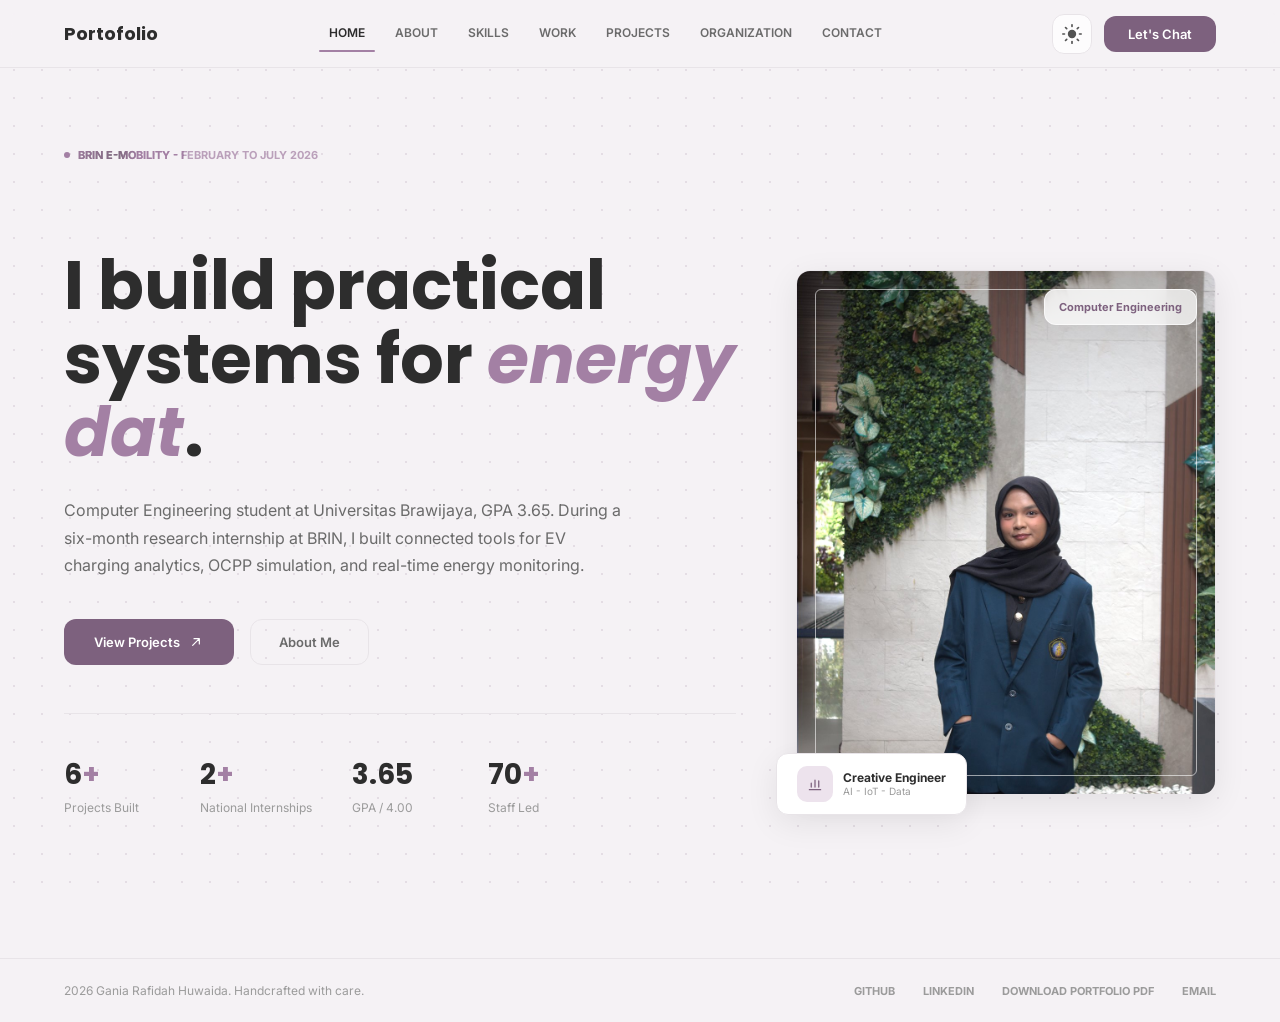
<file: index.html>
<!DOCTYPE html>
<html lang="en">
<head>
  <meta charset="UTF-8">
  <meta name="viewport" content="width=device-width, initial-scale=1.0">
  <meta name="description" content="Gania Rafidah Huwaida portfolio showcasing applied AI, EV charging, energy monitoring, IoT, data, mobile, and organizational work.">
  <meta name="color-scheme" content="light dark">
  <title>Gania Rafidah Huwaida - Portfolio</title>
  <script>
    (() => {
      try {
        const savedTheme = localStorage.getItem("portfolio-theme");
        const prefersDark = window.matchMedia("(prefers-color-scheme: dark)").matches;
        const theme = savedTheme || (prefersDark ? "dark" : "light");
        document.documentElement.classList.toggle("dark", theme === "dark");
        document.documentElement.dataset.theme = theme;
      } catch {
        document.documentElement.dataset.theme = "light";
      }
    })();
  </script>
  <link rel="preconnect" href="https://fonts.googleapis.com">
  <link rel="preconnect" href="https://fonts.gstatic.com" crossorigin>
  <link href="https://fonts.googleapis.com/css2?family=Inter:wght@300;400;500;600&family=Poppins:wght@300;400;500;600;700&display=swap" rel="stylesheet">
  <link rel="stylesheet" href="assets/css/style.css">
</head>
<body>
  <svg class="svg-sprite" aria-hidden="true" focusable="false">
    <symbol id="icon-flower" viewBox="0 0 40 40">
      <path d="M20 18c-5.8-2.6-7.9-6-6.2-9.3 1.7-3.4 6.1-3.8 8.5-.9 2.5-3 6.8-2.5 8.5.9 1.7 3.3-.5 6.7-6.3 9.3 5.9 2.6 8 6 6.3 9.4-1.7 3.3-6 3.7-8.5.8-2.4 2.9-6.8 2.5-8.5-.8-1.7-3.4.4-6.8 6.2-9.4Z" fill="currentColor"/>
      <circle cx="20" cy="20" r="3.6" fill="#fcfafc"/>
    </symbol>
    <symbol id="icon-user" viewBox="0 0 24 24">
      <path d="M20 20v-1.4a4.6 4.6 0 0 0-4.6-4.6H8.6A4.6 4.6 0 0 0 4 18.6V20" fill="none" stroke="currentColor" stroke-width="1.7" stroke-linecap="round"/>
      <circle cx="12" cy="7.5" r="3.5" fill="none" stroke="currentColor" stroke-width="1.7"/>
    </symbol>
    <symbol id="icon-mail" viewBox="0 0 24 24">
      <path d="M4.5 6.5h15v11h-15v-11Z" fill="none" stroke="currentColor" stroke-width="1.7" stroke-linejoin="round"/>
      <path d="m5 7 7 6 7-6" fill="none" stroke="currentColor" stroke-width="1.7" stroke-linecap="round" stroke-linejoin="round"/>
    </symbol>
    <symbol id="icon-phone" viewBox="0 0 24 24">
      <path d="M8.1 4.8 6.2 6.7c-.5.5-.6 1.3-.3 2 2.1 4.5 5 7.4 9.5 9.5.7.3 1.5.2 2-.3l1.9-1.9-3.2-3.2-1.7 1.7c-2.2-1.2-3.7-2.7-4.9-4.9l1.7-1.7-3.1-3.1Z" fill="none" stroke="currentColor" stroke-width="1.6" stroke-linecap="round" stroke-linejoin="round"/>
    </symbol>
    <symbol id="icon-link" viewBox="0 0 24 24">
      <path d="M9.5 14.5 14.5 9.5M10.5 7.5l1.1-1.1a4.1 4.1 0 0 1 5.8 5.8l-1.1 1.1M13.5 16.5l-1.1 1.1a4.1 4.1 0 0 1-5.8-5.8l1.1-1.1" fill="none" stroke="currentColor" stroke-width="1.7" stroke-linecap="round" stroke-linejoin="round"/>
    </symbol>
    <symbol id="icon-code" viewBox="0 0 24 24">
      <path d="m8 8-4 4 4 4m8-8 4 4-4 4M14 5l-4 14" fill="none" stroke="currentColor" stroke-width="1.7" stroke-linecap="round" stroke-linejoin="round"/>
    </symbol>
    <symbol id="icon-chart" viewBox="0 0 24 24">
      <path d="M4.5 19.5h15M7 16v-5m5 5V7m5 9v-8" fill="none" stroke="currentColor" stroke-width="1.7" stroke-linecap="round"/>
    </symbol>
    <symbol id="icon-award" viewBox="0 0 24 24">
      <circle cx="12" cy="8.5" r="4.5" fill="none" stroke="currentColor" stroke-width="1.7"/>
      <path d="M9.4 12.2 8.5 20l3.5-2.1 3.5 2.1-.9-7.8" fill="none" stroke="currentColor" stroke-width="1.7" stroke-linecap="round" stroke-linejoin="round"/>
    </symbol>
    <symbol id="icon-certificate" viewBox="0 0 24 24">
      <path d="M5 4.5h14v15H5v-15Z" fill="none" stroke="currentColor" stroke-width="1.7" stroke-linejoin="round"/>
      <path d="M8 8h8M8 11h8M8 14h5" fill="none" stroke="currentColor" stroke-width="1.7" stroke-linecap="round"/>
    </symbol>
    <symbol id="icon-image" viewBox="0 0 24 24">
      <path d="M4.5 5.5h15v13h-15v-13Z" fill="none" stroke="currentColor" stroke-width="1.7" stroke-linejoin="round"/>
      <path d="m5.5 16 4-4 3 3 2-2 4 4" fill="none" stroke="currentColor" stroke-width="1.7" stroke-linecap="round" stroke-linejoin="round"/>
      <circle cx="15.5" cy="9" r="1.3" fill="currentColor"/>
    </symbol>
    <symbol id="icon-arrow-up-right" viewBox="0 0 24 24">
      <path d="M7 17 17 7M9 7h8v8" fill="none" stroke="currentColor" stroke-width="1.8" stroke-linecap="round" stroke-linejoin="round"/>
    </symbol>
    <symbol id="icon-arrow-left" viewBox="0 0 24 24">
      <path d="M19 12H6m5 6-6-6 6-6" fill="none" stroke="currentColor" stroke-width="1.8" stroke-linecap="round" stroke-linejoin="round"/>
    </symbol>
    <symbol id="icon-arrow-right" viewBox="0 0 24 24">
      <path d="M5 12h13m-5-6 6 6-6 6" fill="none" stroke="currentColor" stroke-width="1.8" stroke-linecap="round" stroke-linejoin="round"/>
    </symbol>
    <symbol id="icon-menu" viewBox="0 0 24 24">
      <path d="M5 7h14M5 12h14M5 17h14" fill="none" stroke="currentColor" stroke-width="1.8" stroke-linecap="round"/>
    </symbol>
    <symbol id="icon-close" viewBox="0 0 24 24">
      <path d="m7 7 10 10M17 7 7 17" fill="none" stroke="currentColor" stroke-width="1.8" stroke-linecap="round"/>
    </symbol>
  </svg>

  <nav class="nav" aria-label="Primary navigation">
    <a href="#home" class="nav-logo" data-section="home">Portofolio</a>
    <div class="nav-tabs" data-nav-tabs>
      <ul class="nav-links" data-nav-links>
        <li><a href="#home" data-section="home" class="active">Home</a></li>
        <li><a href="#about" data-section="about">About</a></li>
        <li><a href="#skills" data-section="skills">Skills</a></li>
        <li><a href="#work" data-section="work">Work</a></li>
        <li><a href="#projects" data-section="projects">Projects</a></li>
        <li><a href="#organization" data-section="organization">Organization</a></li>
        <li><a href="#contact" data-section="contact">Contact</a></li>
      </ul>
      <span class="nav-tab-hover-bg" aria-hidden="true" data-nav-hover-bg></span>
      <span class="nav-tab-line nav-tab-line-active" aria-hidden="true" data-nav-active-line></span>
      <span class="nav-tab-line nav-tab-line-hover" aria-hidden="true" data-nav-hover-line></span>
    </div>
    <div class="nav-actions">
      <button class="theme-toggle" type="button" aria-label="Switch to dark mode" aria-pressed="false" data-theme-toggle>
        <svg class="theme-toggle-icon" width="20" height="20" viewBox="0 0 24 24" fill="none" stroke="currentColor" stroke-width="2" stroke-linecap="round" aria-hidden="true">
          <mask id="theme-toggle-mask">
            <rect x="0" y="0" width="100%" height="100%" fill="white" />
            <circle class="theme-toggle-mask-circle" cx="17" cy="8" r="9" fill="black" />
          </mask>
          <circle class="theme-toggle-body" cx="12" cy="12" r="9" fill="currentColor" stroke="none" mask="url(#theme-toggle-mask)" />
          <g class="theme-toggle-rays">
            <line x1="12" y1="1" x2="12" y2="3" />
            <line x1="12" y1="21" x2="12" y2="23" />
            <line x1="1" y1="12" x2="3" y2="12" />
            <line x1="21" y1="12" x2="23" y2="12" />
            <line x1="5.64" y1="5.64" x2="4.22" y2="4.22" />
            <line x1="18.36" y1="5.64" x2="19.78" y2="4.22" />
            <line x1="5.64" y1="18.36" x2="4.22" y2="19.78" />
            <line x1="18.36" y1="18.36" x2="19.78" y2="19.78" />
          </g>
        </svg>
      </button>
      <a href="#contact" class="nav-cta" data-section="contact">Let&apos;s Chat</a>
      <button class="nav-toggle" type="button" aria-label="Open navigation" aria-expanded="false" data-nav-toggle>
        <svg aria-hidden="true"><use href="#icon-menu"></use></svg>
      </button>
    </div>
  </nav>

  <div id="site-shell">
    <main>
      <section id="home" class="active">
        <div class="home-label shiny-text">
          <span class="home-label-dot" aria-hidden="true"></span>
          BRIN E-Mobility - February to July 2026
        </div>
        <div class="home-grid">
          <div class="home-left">
            <h1 class="home-headline">I build practical systems for <em><span data-typewriter data-typewriter-words="energy data,EV charging,voice AI,industrial IoT,mobile CV">energy data</span></em>.</h1>
            <p class="home-sub">Computer Engineering student at Universitas Brawijaya, GPA 3.65. During a six-month research internship at BRIN, I built connected tools for EV charging analytics, OCPP simulation, and real-time energy monitoring.</p>
            <div class="home-actions">
              <a href="#projects" class="btn-primary" data-section="projects">View Projects <svg aria-hidden="true"><use href="#icon-arrow-up-right"></use></svg></a>
              <a href="#about" class="btn-outline" data-section="about">About Me</a>
            </div>
            <div class="home-stats" aria-label="Portfolio summary">
              <div class="stat-item">
                <div class="stat-num">6<span>+</span></div>
                <div class="stat-label">Projects Built</div>
              </div>
              <div class="stat-item">
                <div class="stat-num">2<span>+</span></div>
                <div class="stat-label">National Internships</div>
              </div>
              <div class="stat-item">
                <div class="stat-num">3.65</div>
                <div class="stat-label">GPA / 4.00</div>
              </div>
              <div class="stat-item">
                <div class="stat-num">70<span>+</span></div>
                <div class="stat-label">Staff Led</div>
              </div>
            </div>
          </div>
          <div class="home-photo-wrap">
            <div class="home-photo-card hero-profile-card">
              <img class="profile-photo" src="assets/images/profile/gania-almet.jpg" alt="Gania Rafidah Huwaida wearing university blazer.">
              <div class="hero-photo-label">Computer Engineering</div>
            </div>
            <div class="photo-badge">
              <div class="badge-icon"><svg aria-hidden="true"><use href="#icon-chart"></use></svg></div>
              <div>
                <div class="badge-text">Creative Engineer</div>
                <div class="badge-sub">AI - IoT - Data</div>
              </div>
            </div>
          </div>
        </div>
      </section>

      <section id="about">
        <div class="about-panel">
          <div class="about-left">
            <div class="section-label">
              <svg aria-hidden="true"><use href="#icon-user"></use></svg>
              About Me
            </div>
            <h2 class="about-headline">Computer Engineer building tools people can <em>use.</em></h2>
            <p class="about-body">I study Computer Engineering at Universitas Brawijaya with a 3.65 GPA. I am drawn to systems where software touches the physical world: a charger sending live power data, a microphone turning speech into action, or a mobile camera running a model offline.</p>
            <p class="about-body">From February to July 2026, I joined BRIN&apos;s E-Mobility research group for a six-month internship. I built three connected systems: Enerlytics for multi-source energy monitoring and forecasting, ChargeSim for OCPP 1.6 and smart-charging experiments, and an EMS for real-time Modbus TCP acquisition and MQTT distribution.</p>
            <p class="about-body">Earlier at Telkom Indonesia BigBox, I explored local speech-to-speech AI with DSP, ASR, FastAPI, and CPU-friendly model choices.</p>
            <p class="about-body">Outside engineering, I have led around 70 event staff, supported international campus delegations, and worked in content operations. That mix makes me care about clear interfaces, reliable data flow, and technical systems that people can understand and use.</p>
          </div>
        </div>
      </section>

      <section id="skills">
        <div class="section-label">Skills</div>
        <h2 class="skills-headline">Tools I keep <em>reaching for.</em></h2>
        <p class="skills-sub">Backend, machine learning, audio, mobile, and IoT tools I have used in coursework, internships, and shipped prototypes.</p>

        <div class="skills-grid">
          <div class="skill-card">
            <div class="skill-card-icon"><svg aria-hidden="true"><use href="#icon-code"></use></svg></div>
            <div class="skill-marquee" aria-hidden="true">
              <div class="skill-marquee-track">
                <span class="skill-logo"><img src="assets/images/logos/logo-python.png" alt=""></span><span class="skill-logo-text">Flask</span><span class="skill-logo-text">FastAPI</span><span class="skill-logo"><img src="assets/images/logos/logo-mysql.png" alt=""></span><span class="skill-logo"><img src="assets/images/logos/logo-postgresql.png" alt=""></span><span class="skill-logo"><img src="assets/images/logos/logo-docker.png" alt=""></span><span class="skill-logo-text">ETL</span><span class="skill-logo-text">SQL</span>
                <span class="skill-logo"><img src="assets/images/logos/logo-python.png" alt=""></span><span class="skill-logo-text">Flask</span><span class="skill-logo-text">FastAPI</span><span class="skill-logo"><img src="assets/images/logos/logo-mysql.png" alt=""></span><span class="skill-logo"><img src="assets/images/logos/logo-postgresql.png" alt=""></span><span class="skill-logo"><img src="assets/images/logos/logo-docker.png" alt=""></span><span class="skill-logo-text">ETL</span><span class="skill-logo-text">SQL</span>
              </div>
            </div>
            <div class="skill-card-title">Backend & Data Engineering</div>
          </div>
          <div class="skill-card">
            <div class="skill-card-icon"><svg aria-hidden="true"><use href="#icon-flower"></use></svg></div>
            <div class="skill-marquee" aria-hidden="true">
              <div class="skill-marquee-track reverse">
                <span class="skill-logo"><img src="assets/images/logos/logo-scikit-learn.png" alt=""></span><span class="skill-logo-text">XGBoost</span><span class="skill-logo-text">CatBoost</span><span class="skill-logo"><img src="assets/images/logos/tensorflow-logo.png" alt=""></span><span class="skill-logo"><img src="assets/images/logos/pytorch-logo.png" alt=""></span><span class="skill-logo-text">LSTM</span><span class="skill-logo-text">Transfer Learning</span><span class="skill-logo-text">Faster-Whisper</span>
                <span class="skill-logo"><img src="assets/images/logos/logo-scikit-learn.png" alt=""></span><span class="skill-logo-text">XGBoost</span><span class="skill-logo-text">CatBoost</span><span class="skill-logo"><img src="assets/images/logos/tensorflow-logo.png" alt=""></span><span class="skill-logo"><img src="assets/images/logos/pytorch-logo.png" alt=""></span><span class="skill-logo-text">LSTM</span><span class="skill-logo-text">Transfer Learning</span><span class="skill-logo-text">Faster-Whisper</span>
              </div>
            </div>
            <div class="skill-card-title">Machine Learning & AI</div>
          </div>
          <div class="skill-card">
            <div class="skill-card-icon"><svg aria-hidden="true"><use href="#icon-image"></use></svg></div>
            <div class="skill-marquee" aria-hidden="true">
              <div class="skill-marquee-track">
                <span class="skill-logo-text">Android</span><span class="skill-logo-text">Kotlin</span><span class="skill-logo-text">CameraX</span><span class="skill-logo"><img src="assets/images/logos/pytorch-logo.png" alt=""></span><span class="skill-logo-text">Chart.js</span><span class="skill-logo"><img src="assets/images/logos/logo-html.png" alt=""></span><span class="skill-logo"><img src="assets/images/logos/logo-css.png" alt=""></span>
                <span class="skill-logo-text">Android</span><span class="skill-logo-text">Kotlin</span><span class="skill-logo-text">CameraX</span><span class="skill-logo"><img src="assets/images/logos/pytorch-logo.png" alt=""></span><span class="skill-logo-text">Chart.js</span><span class="skill-logo"><img src="assets/images/logos/logo-html.png" alt=""></span><span class="skill-logo"><img src="assets/images/logos/logo-css.png" alt=""></span>
              </div>
            </div>
            <div class="skill-card-title">Mobile & Frontend</div>
          </div>
          <div class="skill-card">
            <div class="skill-card-icon"><svg aria-hidden="true"><use href="#icon-link"></use></svg></div>
            <div class="skill-marquee" aria-hidden="true">
              <div class="skill-marquee-track reverse">
                <span class="skill-logo"><img src="assets/images/logos/logo-ocpp.webp" alt=""></span><span class="skill-logo"><img src="assets/images/logos/websocket-logo.svg" alt=""></span><span class="skill-logo-text">Modbus TCP</span><span class="skill-logo"><img src="assets/images/logos/mqtt-logo.png" alt=""></span><span class="skill-logo-text">PySide6</span><span class="skill-logo-text">Streamlit</span>
                <span class="skill-logo"><img src="assets/images/logos/logo-ocpp.webp" alt=""></span><span class="skill-logo"><img src="assets/images/logos/websocket-logo.svg" alt=""></span><span class="skill-logo-text">Modbus TCP</span><span class="skill-logo"><img src="assets/images/logos/mqtt-logo.png" alt=""></span><span class="skill-logo-text">PySide6</span><span class="skill-logo-text">Streamlit</span>
              </div>
            </div>
            <div class="skill-card-title">IoT & Protocols</div>
          </div>
          <div class="skill-card">
            <div class="skill-card-icon"><svg aria-hidden="true"><use href="#icon-chart"></use></svg></div>
            <div class="skill-marquee" aria-hidden="true">
              <div class="skill-marquee-track">
                <span class="skill-logo-text">PyAudio</span><span class="skill-logo"><img src="assets/images/logos/ffmpeg-logo.png" alt=""></span><span class="skill-logo"><img src="assets/images/logos/numpy-logo.png" alt=""></span><span class="skill-logo-text">VAD</span><span class="skill-logo-text">ASR</span><span class="skill-logo-text">Noise Reduction</span>
                <span class="skill-logo-text">PyAudio</span><span class="skill-logo"><img src="assets/images/logos/ffmpeg-logo.png" alt=""></span><span class="skill-logo"><img src="assets/images/logos/numpy-logo.png" alt=""></span><span class="skill-logo-text">VAD</span><span class="skill-logo-text">ASR</span><span class="skill-logo-text">Noise Reduction</span>
              </div>
            </div>
            <div class="skill-card-title">Signal Processing & DSP</div>
          </div>
          <div class="skill-card">
            <div class="skill-card-icon"><svg aria-hidden="true"><use href="#icon-certificate"></use></svg></div>
            <div class="skill-marquee" aria-hidden="true">
              <div class="skill-marquee-track reverse">
                <span class="skill-logo"><img src="assets/images/logos/pandas-logo.png" alt=""></span><span class="skill-logo"><img src="assets/images/logos/metabase-logo.webp" alt=""></span><span class="skill-logo"><img src="assets/images/logos/grafana-logo.png" alt=""></span><span class="skill-logo-text">matplotlib</span><span class="skill-logo-text">Data Cleaning</span><span class="skill-logo-text">Dashboarding</span>
                <span class="skill-logo"><img src="assets/images/logos/pandas-logo.png" alt=""></span><span class="skill-logo"><img src="assets/images/logos/metabase-logo.webp" alt=""></span><span class="skill-logo"><img src="assets/images/logos/grafana-logo.png" alt=""></span><span class="skill-logo-text">matplotlib</span><span class="skill-logo-text">Data Cleaning</span><span class="skill-logo-text">Dashboarding</span>
              </div>
            </div>
            <div class="skill-card-title">Data & Visualization</div>
          </div>
        </div>

        <div class="achievements-strip">
          <div class="achievements-strip-title">Achievements & Certifications</div>
          <div class="achievements-row">
            <div class="achievement-item">
              <div class="achievement-medal"><svg aria-hidden="true"><use href="#icon-award"></use></svg></div>
              <div><div class="achievement-text">Gold Medal - Computer Science</div><div class="achievement-org">Advanced Science Olympiad 2021</div></div>
            </div>
            <div class="achievement-item">
              <div class="achievement-medal"><svg aria-hidden="true"><use href="#icon-award"></use></svg></div>
              <div><div class="achievement-text">Bronze Medal - Mathematics</div><div class="achievement-org">National Education Day Competition 2021</div></div>
            </div>
            <div class="achievement-item">
              <div class="achievement-medal"><svg aria-hidden="true"><use href="#icon-certificate"></use></svg></div>
              <div><div class="achievement-text">Finalist - WARAS Business Plan</div><div class="achievement-org">PRISMA UINSA 2025</div></div>
            </div>
            <div class="achievement-item">
              <div class="achievement-medal"><svg aria-hidden="true"><use href="#icon-flower"></use></svg></div>
              <div><div class="achievement-text">Best Staff - November</div><div class="achievement-org">BEM FILKOM UB 2024</div></div>
            </div>
            <div class="achievement-item">
              <div class="achievement-medal"><svg aria-hidden="true"><use href="#icon-certificate"></use></svg></div>
              <div><div class="achievement-text">Microsoft Azure AI Fundamentals</div><div class="achievement-org">KOMDIGI - 2025 (Course 1 & 2)</div></div>
            </div>
            <div class="achievement-item">
              <div class="achievement-medal"><svg aria-hidden="true"><use href="#icon-flower"></use></svg></div>
              <div><div class="achievement-text">Best Administration Staff</div><div class="achievement-org">BEM FILKOM UB 2023</div></div>
            </div>
          </div>
        </div>
      </section>

      <section id="work">
        <div class="section-label">Work Experience</div>
        <h2 class="work-headline">Recent work, from <em>chargers</em> to voice AI.</h2>
        <p class="work-sub">Roles where I had to ship working tools, handle messy data, or coordinate people under real deadlines.</p>
        <div class="work-cards">
          <article class="work-card">
            <div class="work-period">Dec 2025 - Jan 2026</div>
            <div class="work-role">Data & Automation Intern</div>
            <div class="work-org">PT Telkom Indonesia (BigBox)</div>
            <div class="work-desc">Built a local voice assistant with Python, FastAPI, and Faster-Whisper ASR. Also set up a small knowledge retrieval flow with n8n, Docker, and Google Sheets API.</div>
            <div class="work-tags"><span class="work-tag">Python</span><span class="work-tag">FastAPI</span><span class="work-tag">Docker</span><span class="work-tag">ASR</span><span class="work-tag">n8n</span></div>
          </article>
          <article class="work-card">
            <div class="work-period">Feb 2026 - Jul 2026</div>
            <div class="work-role">Machine Learning Research Intern</div>
            <div class="work-org">BRIN - Badan Riset dan Inovasi Nasional</div>
            <div class="work-desc">During a six-month placement with the E-Mobility research group, delivered Enerlytics, ChargeSim, and an EMS Modbus pipeline for forecasting, OCPP testing, and real-time energy acquisition.</div>
            <div class="work-tags"><span class="work-tag">OCPP 1.6</span><span class="work-tag">Modbus TCP</span><span class="work-tag">MQTT</span><span class="work-tag">ML Forecasting</span><span class="work-tag">Flask</span></div>
          </article>
          <article class="work-card">
            <div class="work-period">Jun 2023 - Jul 2023</div>
            <div class="work-role">Team Leader - Operations</div>
            <div class="work-org">Jakarta Fair 2023</div>
            <div class="work-desc">Led approximately 70 operational staff across daily 10-hour shifts during a 30-day national-scale event, managing attendance, shifts, and on-ground logistics.</div>
            <div class="work-tags"><span class="work-tag">Team Leadership</span><span class="work-tag">Operations</span><span class="work-tag">70+ Staff</span></div>
          </article>
        </div>
      </section>

      <section id="projects">
        <div class="section-label">Projects</div>
        <div class="gallery-header">
          <div>
            <h2 class="projects-headline">Projects with <em>working context.</em></h2>
            <p class="projects-sub">Selected builds with screenshots, project notes, and repo links where they are available.</p>
          </div>
          <div class="gallery-controls" aria-label="Project carousel controls">
            <button class="gallery-button" type="button" aria-label="Previous project" data-project-prev>
              <svg aria-hidden="true"><use href="#icon-arrow-left"></use></svg>
            </button>
            <button class="gallery-button" type="button" aria-label="Next project" data-project-next>
              <svg aria-hidden="true"><use href="#icon-arrow-right"></use></svg>
            </button>
          </div>
        </div>
        <div class="gallery-shell">
          <div class="project-list" data-project-list tabindex="0" aria-label="Project case studies carousel"></div>
        </div>
        <div class="gallery-dots" data-project-dots aria-label="Project carousel pagination"></div>
      </section>

      <section id="organization">
        <div class="section-label">Organization & Leadership</div>
        <div class="gallery-header">
          <div>
            <h2 class="org-headline">Outside the <em>code editor.</em></h2>
            <p class="org-sub">Event operations, delegation support, content work, and student organization roles that shaped how I communicate and lead.</p>
          </div>
          <div class="gallery-controls" aria-label="Organization carousel controls">
            <button class="gallery-button" type="button" aria-label="Previous organization" data-organization-prev>
              <svg aria-hidden="true"><use href="#icon-arrow-left"></use></svg>
            </button>
            <button class="gallery-button" type="button" aria-label="Next organization" data-organization-next>
              <svg aria-hidden="true"><use href="#icon-arrow-right"></use></svg>
            </button>
          </div>
        </div>
        <div class="gallery-shell">
          <div class="org-list" data-organization-list tabindex="0" aria-label="Organization and leadership carousel"></div>
        </div>
        <div class="gallery-dots" data-organization-dots aria-label="Organization carousel pagination"></div>
      </section>

      <section id="contact">
        <div class="contact-layout">
          <div class="contact-hero">
            <div class="section-label">Contact</div>
            <h2 class="contact-headline">Want to talk about a role or project?</h2>
            <p class="contact-sub">Email me, message me on WhatsApp, or send a LinkedIn note. I usually respond fastest.</p>
            <div class="contact-links">
              <a href="mailto:gania.rafida12@gmail.com" class="contact-link-item">
                <div class="contact-link-icon"><svg aria-hidden="true"><use href="#icon-mail"></use></svg></div>
                <div><div class="contact-link-label">Email</div><div class="contact-link-value">gania.rafida12@gmail.com</div></div>
              </a>
              <a href="https://wa.me/6288901660277" target="_blank" rel="noopener" class="contact-link-item">
                <div class="contact-link-icon"><svg aria-hidden="true"><use href="#icon-phone"></use></svg></div>
                <div><div class="contact-link-label">WhatsApp</div><div class="contact-link-value">088901660277</div></div>
              </a>
              <a href="https://github.com/gnieerfd" class="contact-link-item">
                <div class="contact-link-icon"><svg aria-hidden="true"><use href="#icon-code"></use></svg></div>
                <div><div class="contact-link-label">GitHub</div><div class="contact-link-value">github.com/gnieerfd</div></div>
              </a>
              <a href="https://www.linkedin.com/in/ganiarafida/" target="_blank" rel="noopener" class="contact-link-item">
                <div class="contact-link-icon"><svg aria-hidden="true"><use href="#icon-link"></use></svg></div>
                <div><div class="contact-link-label">LinkedIn</div><div class="contact-link-value">linkedin.com/in/ganiarafida</div></div>
              </a>
            </div>
          </div>
        </div>
      </section>
    </main>

    <footer>
      <div class="footer-copy">2026 Gania Rafidah Huwaida. Handcrafted with care.</div>
      <div class="footer-links">
        <a href="https://github.com/gnieerfd">GitHub</a>
        <a href="https://www.linkedin.com/in/ganiarafida/">LinkedIn</a>
        <a href="Gania_Rafidah_Huwaida_Portfolio_2026.pdf" download>Download Portfolio PDF</a>
        <a href="mailto:gania.rafida12@gmail.com">Email</a>
      </div>
    </footer>
  </div>

  <main id="detail-view" class="detail-view" hidden></main>

  <script src="assets/js/script.js"></script>
</body>
</html>
</file>
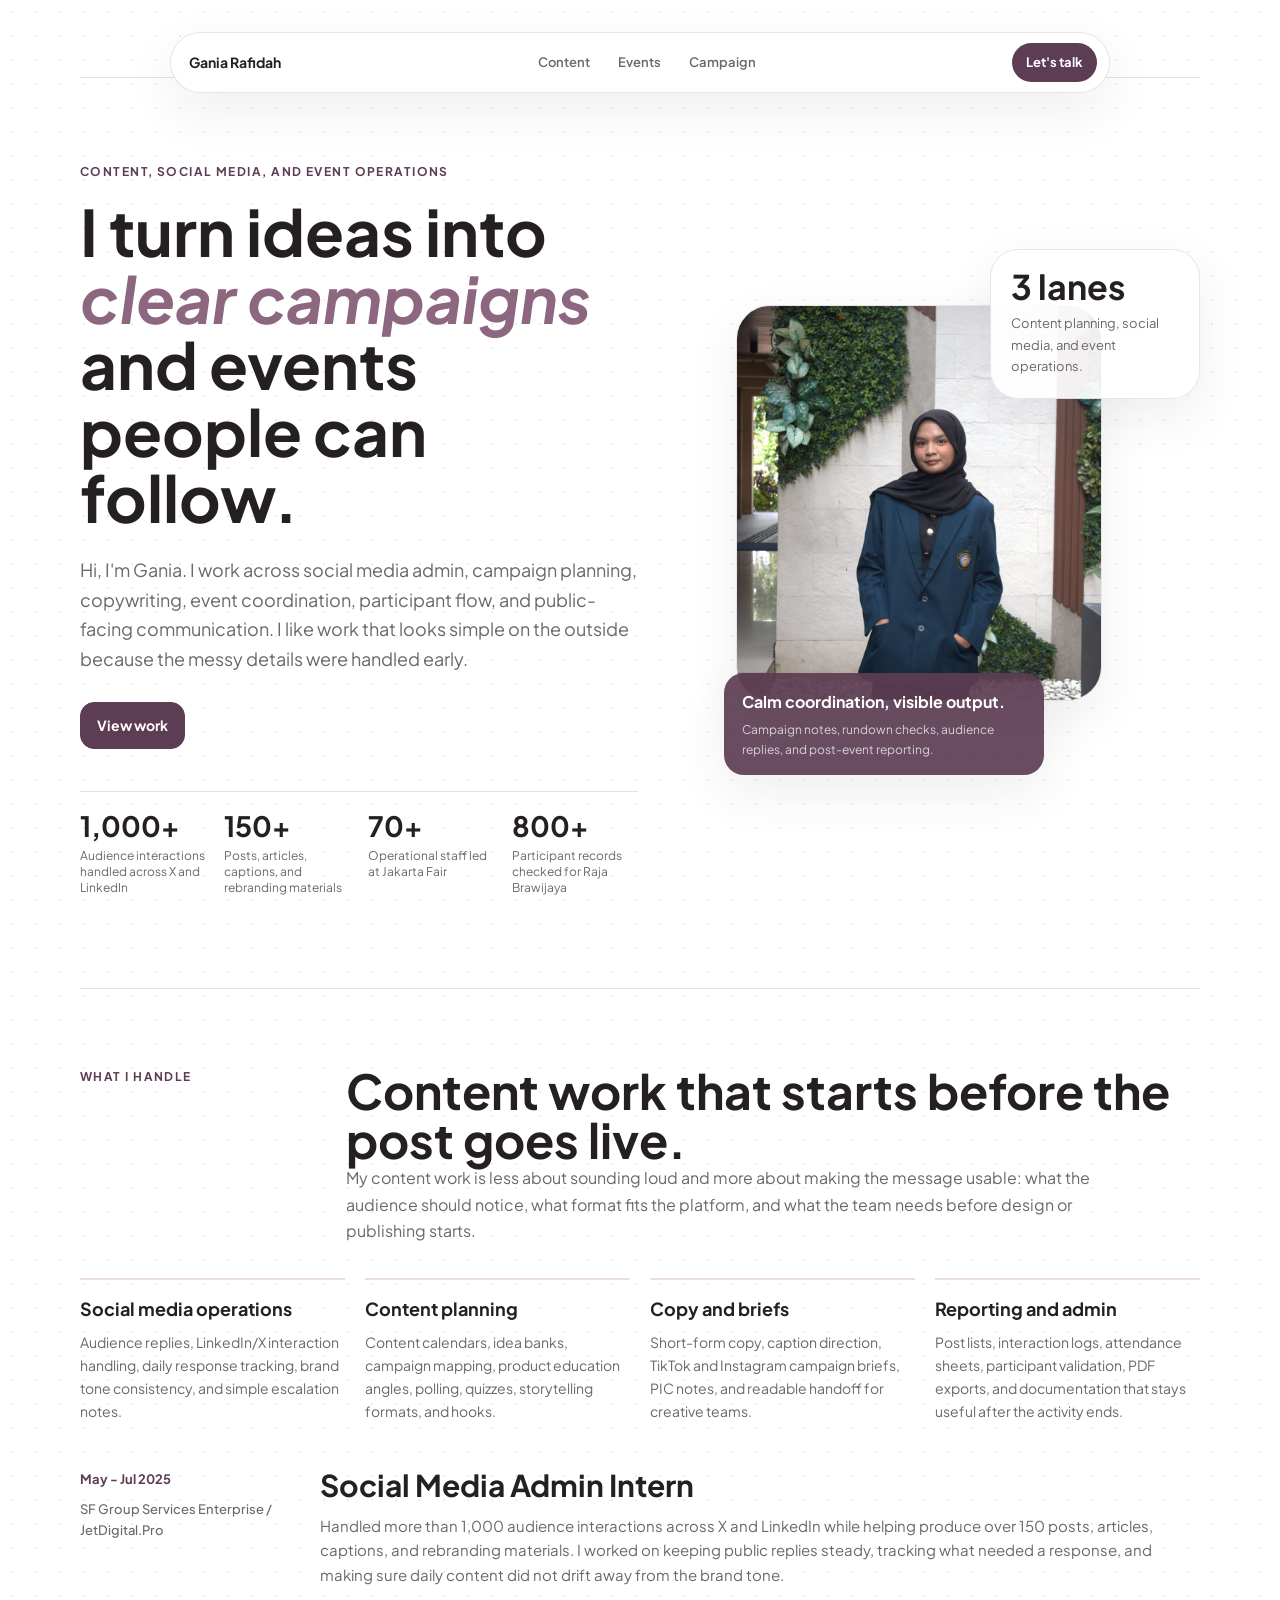
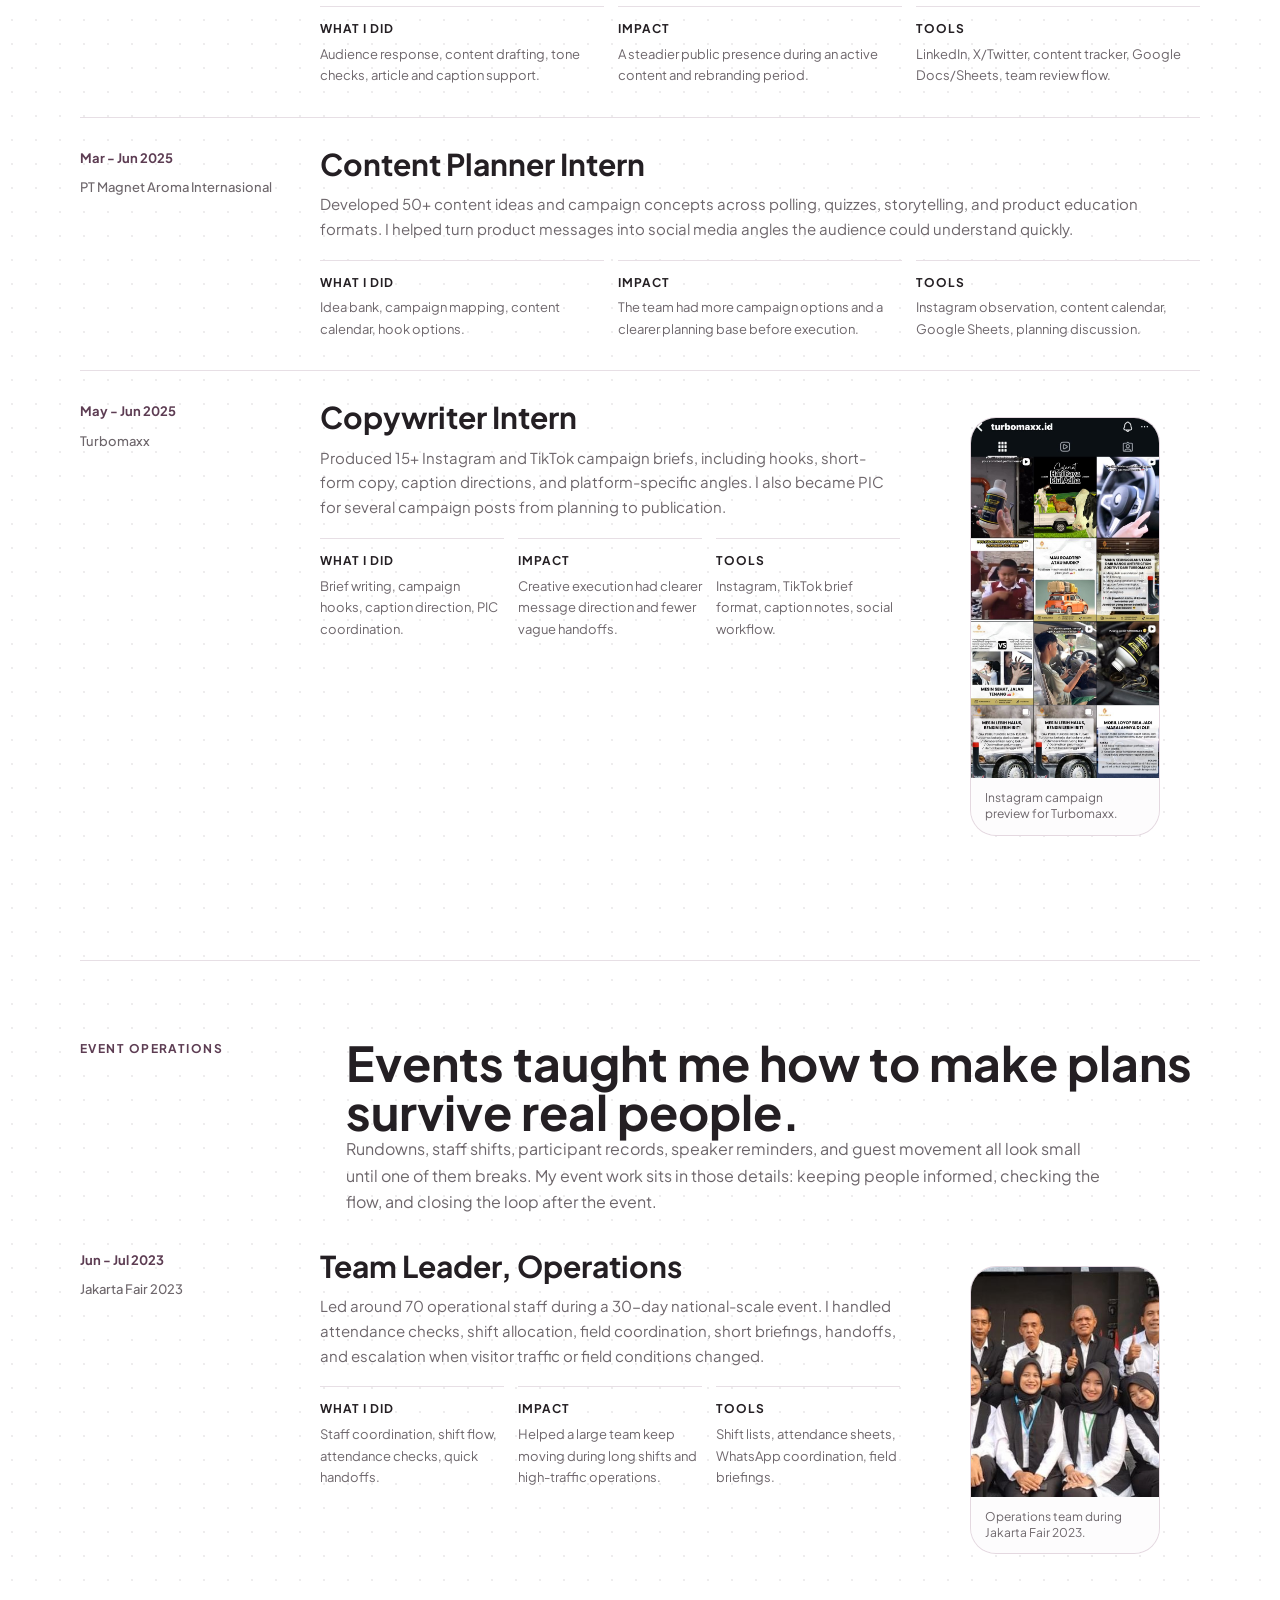
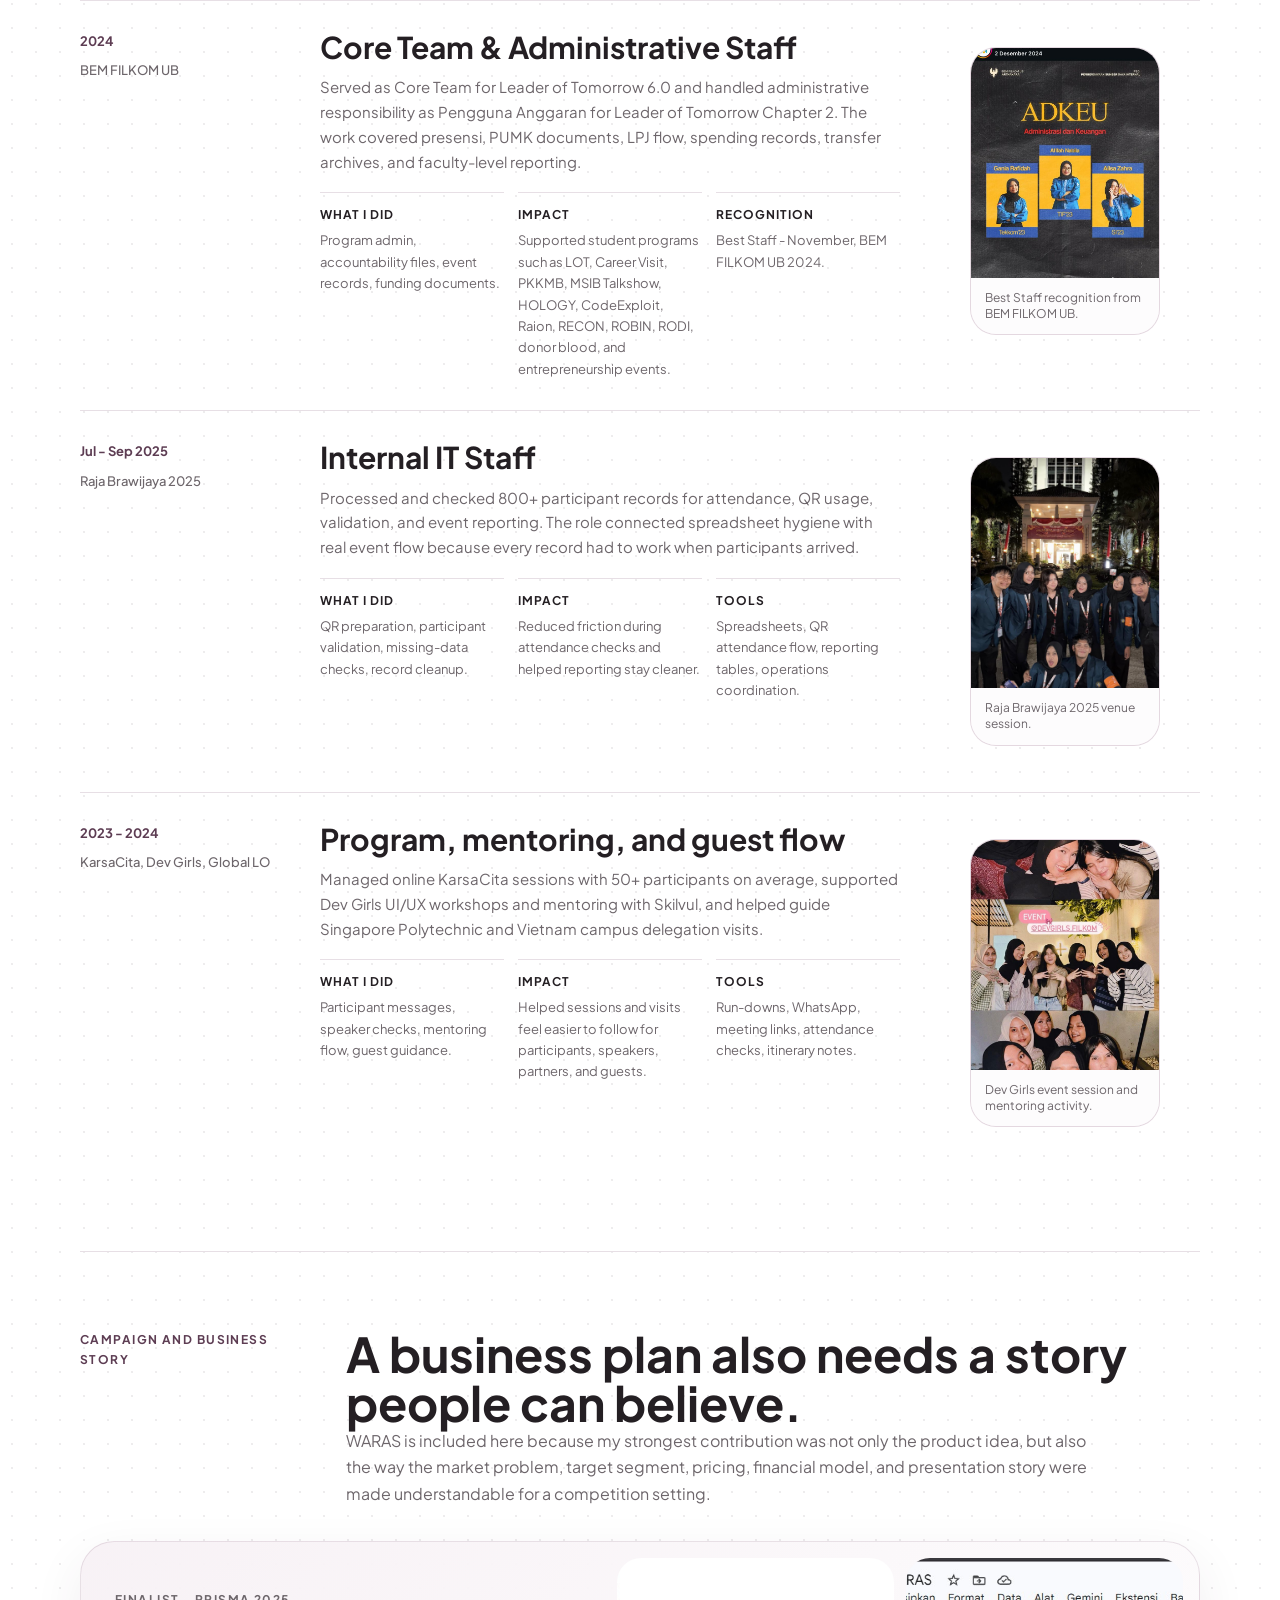
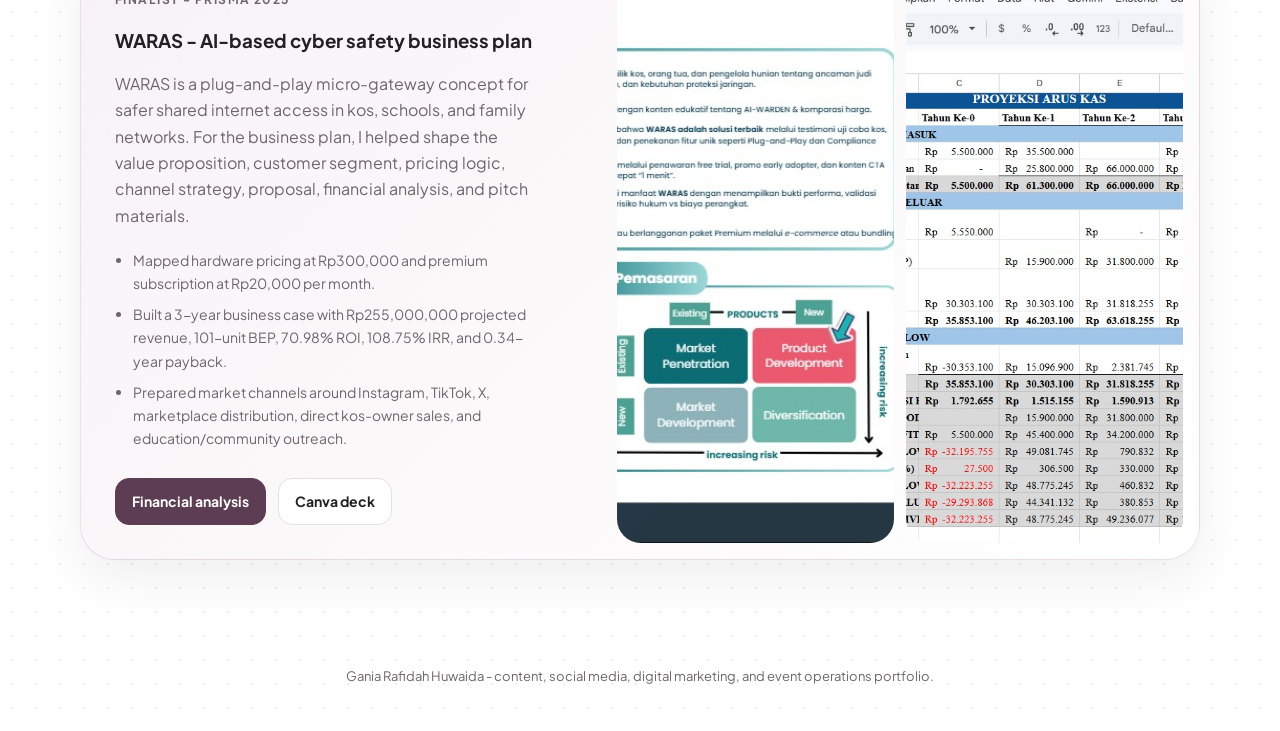
<file: content-portfolio/index.html>
<!DOCTYPE html>
<html lang="en">
<head>
  <meta charset="UTF-8">
  <meta name="viewport" content="width=device-width, initial-scale=1.0">
  <meta name="description" content="Gania Rafidah Huwaida portfolio for content, social media, digital marketing, and event operations.">
  <title>Gania Rafidah Huwaida - Content & Event Portfolio</title>
  <link rel="preconnect" href="https://fonts.googleapis.com">
  <link rel="preconnect" href="https://fonts.gstatic.com" crossorigin>
  <link href="https://fonts.googleapis.com/css2?family=Plus+Jakarta+Sans:wght@400;500;600;700&display=swap" rel="stylesheet">
  <style>
    :root {
      --ink: #241f23;
      --muted: #6d666b;
      --soft: #f7f1f5;
      --paper: #fffdfd;
      --plum: #8d667f;
      --plum-dark: #5d3d53;
      --rose: #eadde6;
      --line: #e7dfe5;
      --green: #6f9a82;
      --gold: #b68a54;
      --shadow: 0 18px 50px rgba(64, 48, 60, 0.08);
    }

    * {
      box-sizing: border-box;
    }

    html {
      scroll-behavior: smooth;
    }

    body {
      margin: 0;
      font-family: "Plus Jakarta Sans", Arial, sans-serif;
      color: var(--ink);
      background:
        radial-gradient(circle, rgba(88, 75, 85, 0.1) 1px, transparent 1px),
        #fff;
      background-size: 24px 24px;
      line-height: 1.65;
      overflow-x: hidden;
    }

    a {
      color: inherit;
      text-decoration: none;
    }

    img {
      display: block;
      max-width: 100%;
    }

    .shell {
      width: min(1120px, calc(100% - 32px));
      margin: 0 auto;
    }

    .nav-wrap {
      position: sticky;
      top: 16px;
      z-index: 20;
      padding: 16px 0 0;
    }

    .nav {
      width: min(940px, 100%);
      margin: 0 auto;
      display: flex;
      align-items: center;
      justify-content: space-between;
      gap: 16px;
      padding: 10px 12px 10px 18px;
      border: 1px solid rgba(141, 102, 127, 0.18);
      border-radius: 999px;
      background: rgba(255, 255, 255, 0.88);
      box-shadow: var(--shadow);
      backdrop-filter: blur(16px);
    }

    .brand {
      font-size: 14px;
      font-weight: 700;
      letter-spacing: 0;
      white-space: nowrap;
    }

    .nav-links {
      display: flex;
      align-items: center;
      gap: 6px;
      color: var(--muted);
      font-size: 13px;
      font-weight: 600;
    }

    .nav-links a {
      padding: 8px 11px;
      border-radius: 999px;
    }

    .nav-links a:hover {
      color: var(--plum-dark);
      background: var(--soft);
    }

    .nav-cta {
      padding: 9px 14px;
      border-radius: 999px;
      background: var(--plum-dark);
      color: #fff;
      font-size: 13px;
      font-weight: 700;
      white-space: nowrap;
    }

    .hero {
      min-height: auto;
      display: grid;
      grid-template-columns: minmax(0, 1.05fr) minmax(320px, 0.95fr);
      gap: 58px;
      align-items: center;
      padding: 84px 0 92px;
    }

    .hero > *,
    .story > *,
    .campaign-panel > * {
      min-width: 0;
    }

    .eyebrow {
      margin: 0 0 16px;
      color: var(--plum-dark);
      font-size: 12px;
      font-weight: 700;
      letter-spacing: 0.12em;
      text-transform: uppercase;
    }

    h1,
    h2,
    h3,
    p {
      margin: 0;
    }

    h1 {
      max-width: 760px;
      font-size: 64px;
      line-height: 1.04;
      letter-spacing: 0;
      font-weight: 700;
    }

    h1 span,
    h2 span {
      color: var(--plum);
      font-style: italic;
    }

    h1 .plain-line {
      color: var(--ink);
      font-style: normal;
    }

    .lead {
      max-width: 680px;
      margin-top: 24px;
      color: var(--muted);
      font-size: 18px;
    }

    .hero-actions {
      display: flex;
      flex-wrap: wrap;
      gap: 12px;
      margin-top: 28px;
    }

    .button {
      display: inline-flex;
      align-items: center;
      justify-content: center;
      min-height: 44px;
      padding: 11px 16px;
      border: 1px solid var(--line);
      border-radius: 14px;
      background: #fff;
      color: var(--ink);
      font-size: 14px;
      font-weight: 700;
    }

    .button.primary {
      border-color: var(--plum-dark);
      background: var(--plum-dark);
      color: #fff;
    }

    .metric-strip {
      display: grid;
      grid-template-columns: repeat(4, minmax(0, 1fr));
      gap: 18px;
      margin-top: 42px;
      border-top: 1px solid var(--line);
      padding-top: 20px;
    }

    .metric strong {
      display: block;
      color: var(--ink);
      font-size: 28px;
      line-height: 1;
      letter-spacing: 0;
    }

    .metric span {
      display: block;
      margin-top: 8px;
      color: var(--muted);
      font-size: 12px;
      line-height: 1.35;
    }

    .hero-board {
      position: relative;
      min-height: 560px;
    }

    .hero-photo,
    .hero-note {
      position: absolute;
      overflow: hidden;
      border: 1px solid rgba(141, 102, 127, 0.18);
      background: rgba(255, 255, 255, 0.92);
      box-shadow: var(--shadow);
    }

    .hero-photo {
      inset: 40px 58px 92px 0;
      border-radius: 34px;
    }

    .hero-photo img {
      width: 100%;
      height: 100%;
      object-fit: cover;
    }

    .hero-note {
      right: 0;
      top: 0;
      width: 210px;
      border-radius: 28px;
      padding: 20px;
    }

    .hero-note strong {
      display: block;
      font-size: 34px;
      line-height: 1;
      letter-spacing: 0;
    }

    .hero-note span {
      display: block;
      margin-top: 9px;
      color: var(--muted);
      font-size: 13px;
    }

    .floating-label {
      position: absolute;
      left: 28px;
      bottom: 34px;
      width: min(320px, 80%);
      border-radius: 20px;
      background: rgba(93, 61, 83, 0.92);
      color: #fff;
      padding: 16px 18px;
      box-shadow: var(--shadow);
    }

    .floating-label strong {
      display: block;
      font-size: 16px;
    }

    .floating-label span {
      display: block;
      margin-top: 4px;
      color: rgba(255, 255, 255, 0.74);
      font-size: 12px;
    }

    section {
      padding: 78px 0;
      border-top: 1px solid var(--line);
    }

    .section-head {
      display: grid;
      grid-template-columns: 230px minmax(0, 1fr);
      gap: 36px;
      align-items: start;
      margin-bottom: 34px;
    }

    h2 {
      font-size: 48px;
      line-height: 1.02;
      letter-spacing: 0;
      font-weight: 700;
    }

    .section-copy {
      color: var(--muted);
      font-size: 16px;
      max-width: 760px;
    }

    .capability-grid {
      display: grid;
      grid-template-columns: repeat(4, minmax(0, 1fr));
      gap: 20px;
    }

    .capability {
      padding: 18px 0 0;
      border-top: 2px solid var(--rose);
    }

    .capability h3 {
      font-size: 18px;
      line-height: 1.25;
      letter-spacing: 0;
    }

    .capability p {
      margin-top: 10px;
      color: var(--muted);
      font-size: 14px;
    }

    .story-list {
      display: grid;
      gap: 0;
    }

    .story {
      display: grid;
      grid-template-columns: 210px minmax(0, 1fr) 270px;
      gap: 30px;
      padding: 30px 0;
      border-top: 1px solid var(--line);
      align-items: start;
    }

    .story:first-child {
      border-top: 0;
      padding-top: 0;
    }

    .story.no-media {
      grid-template-columns: 210px minmax(0, 1fr);
    }

    .story-meta {
      color: var(--plum-dark);
      font-size: 13px;
      font-weight: 700;
    }

    .story-meta span {
      display: block;
      margin-top: 8px;
      color: var(--muted);
      font-weight: 500;
    }

    .story h3 {
      font-size: 30px;
      line-height: 1.08;
      letter-spacing: 0;
    }

    .story p {
      margin-top: 12px;
      color: var(--muted);
      font-size: 15px;
    }

    .story-points {
      display: grid;
      grid-template-columns: repeat(3, minmax(0, 1fr));
      gap: 14px;
      margin-top: 18px;
    }

    .point {
      padding-top: 12px;
      border-top: 1px solid var(--line);
      color: var(--muted);
      font-size: 13px;
    }

    .point strong {
      display: block;
      color: var(--ink);
      font-size: 12px;
      text-transform: uppercase;
      letter-spacing: 0.08em;
      margin-bottom: 5px;
    }

    .story-media {
      overflow: hidden;
      border-radius: 26px;
      border: 1px solid rgba(141, 102, 127, 0.18);
      background: var(--soft);
    }

    .story-media img {
      width: 100%;
      height: 230px;
      object-fit: cover;
    }

    .story-media.tall img {
      height: 360px;
    }

    .caption {
      padding: 12px 14px;
      color: var(--muted);
      font-size: 12px;
      line-height: 1.35;
      background: rgba(255, 255, 255, 0.82);
    }

    .campaign-panel {
      display: grid;
      grid-template-columns: 0.9fr 1.1fr;
      gap: 30px;
      align-items: stretch;
      border: 1px solid rgba(141, 102, 127, 0.18);
      border-radius: 34px;
      background: linear-gradient(135deg, rgba(247, 241, 245, 0.94), rgba(255, 255, 255, 0.94));
      overflow: hidden;
      box-shadow: var(--shadow);
    }

    .campaign-copy {
      padding: 34px;
    }

    .campaign-copy p {
      color: var(--muted);
      margin-top: 14px;
    }

    .campaign-copy ul {
      margin: 20px 0 0;
      padding-left: 18px;
      color: var(--muted);
      font-size: 14px;
    }

    .campaign-copy li + li {
      margin-top: 8px;
    }

    .campaign-images {
      display: grid;
      grid-template-columns: repeat(2, minmax(0, 1fr));
      gap: 12px;
      padding: 16px;
    }

    .campaign-images img {
      width: 100%;
      height: 100%;
      min-height: 260px;
      object-fit: cover;
      border-radius: 24px;
    }

    footer {
      padding: 28px 0 44px;
      color: var(--muted);
      font-size: 13px;
      text-align: center;
    }

    @media (max-width: 940px) {
      .nav {
        border-radius: 24px;
        flex-wrap: wrap;
      }

      .nav-links {
        order: 3;
        width: 100%;
        justify-content: center;
        flex-wrap: wrap;
      }

      .hero,
      .section-head,
      .campaign-panel {
        grid-template-columns: 1fr;
      }

      .hero {
        min-height: auto;
        padding-top: 72px;
      }

      h1 {
        font-size: 56px;
      }

      h2 {
        font-size: 42px;
      }

      .story h3 {
        font-size: 28px;
      }

      .hero-board {
        min-height: 520px;
      }

      .story,
      .story.no-media {
        grid-template-columns: 1fr;
      }

      .story-media {
        max-width: 420px;
      }

      .capability-grid,
      .metric-strip,
      .story-points {
        grid-template-columns: repeat(2, minmax(0, 1fr));
      }
    }

    @media (max-width: 620px) {
      .shell {
        width: calc(100% - 22px);
        max-width: 1120px;
      }

      .nav {
        width: calc(100% - 18px);
        justify-content: center;
        gap: 8px;
        padding: 12px;
      }

      .brand {
        width: 100%;
        text-align: center;
      }

      .nav-cta {
        display: none;
      }

      .brand,
      .nav-links {
        font-size: 12px;
      }

      .nav-links {
        order: 2;
        justify-content: center;
        gap: 2px;
      }

      .nav-links a {
        padding: 7px 8px;
      }

      .hero {
        gap: 34px;
        padding-top: 58px;
      }

      h1 {
        max-width: 350px;
        font-size: 36px;
        line-height: 1.04;
        overflow-wrap: anywhere;
      }

      h2 {
        font-size: 32px;
      }

      .story h3 {
        font-size: 24px;
      }

      h1 span {
        display: block;
      }

      .lead {
        max-width: 330px;
        font-size: 15px;
        overflow-wrap: anywhere;
      }

      .hero-board {
        min-height: 0;
        display: grid;
        gap: 12px;
        overflow: visible;
      }

      .hero-photo,
      .hero-note,
      .floating-label {
        position: static;
        width: 100%;
      }

      .hero-photo {
        height: 260px;
      }

      .hero-note {
        padding: 16px;
      }

      .hero-note strong {
        font-size: 28px;
      }

      .floating-label {
        width: 100%;
      }

      .metric-strip,
      .capability-grid,
      .story-points,
      .campaign-images {
        grid-template-columns: 1fr;
      }

      section {
        padding: 58px 0;
      }

      .campaign-copy {
        padding: 24px;
        border-radius: 26px;
      }
    }
  </style>
</head>
<body>
  <div class="nav-wrap">
    <nav class="nav" aria-label="Main navigation">
      <a class="brand" href="#home">Gania Rafidah</a>
      <div class="nav-links">
        <a href="#content">Content</a>
        <a href="#events">Events</a>
        <a href="#campaign">Campaign</a>
      </div>
      <a class="nav-cta" href="https://wa.me/6288901660277" target="_blank" rel="noreferrer">Let's talk</a>
    </nav>
  </div>

  <main id="home" class="shell">
    <section class="hero" aria-labelledby="hero-title">
      <div>
        <p class="eyebrow">Content, social media, and event operations</p>
        <h1 id="hero-title">I turn ideas into <span>clear campaigns</span> <span class="plain-line">and events</span> <span class="plain-line">people can follow.</span></h1>
        <p class="lead">Hi, I'm Gania. I work across social media admin, campaign planning, copywriting, event coordination, participant flow, and public-facing communication. I like work that looks simple on the outside because the messy details were handled early.</p>
        <div class="hero-actions">
          <a class="button primary" href="#content">View work</a>
        </div>
        <div class="metric-strip" aria-label="Portfolio metrics">
          <div class="metric"><strong>1,000+</strong><span>Audience interactions handled across X and LinkedIn</span></div>
          <div class="metric"><strong>150+</strong><span>Posts, articles, captions, and rebranding materials</span></div>
          <div class="metric"><strong>70+</strong><span>Operational staff led at Jakarta Fair</span></div>
          <div class="metric"><strong>800+</strong><span>Participant records checked for Raja Brawijaya</span></div>
        </div>
      </div>

      <div class="hero-board" aria-label="Portfolio visual collage">
        <figure class="hero-photo">
          <img src="../assets/images/profile/gania-almet.jpg" alt="Gania Rafidah Huwaida wearing university blazer.">
        </figure>
        <div class="hero-note">
          <strong>3 lanes</strong>
          <span>Content planning, social media, and event operations.</span>
        </div>
        <div class="floating-label">
          <strong>Calm coordination, visible output.</strong>
          <span>Campaign notes, rundown checks, audience replies, and post-event reporting.</span>
        </div>
      </div>
    </section>

    <section id="content" aria-labelledby="content-title">
      <div class="section-head">
        <p class="eyebrow">What I handle</p>
        <div>
          <h2 id="content-title">Content work that starts before the post goes live.</h2>
          <p class="section-copy">My content work is less about sounding loud and more about making the message usable: what the audience should notice, what format fits the platform, and what the team needs before design or publishing starts.</p>
        </div>
      </div>

      <div class="capability-grid">
        <article class="capability">
          <h3>Social media operations</h3>
          <p>Audience replies, LinkedIn/X interaction handling, daily response tracking, brand tone consistency, and simple escalation notes.</p>
        </article>
        <article class="capability">
          <h3>Content planning</h3>
          <p>Content calendars, idea banks, campaign mapping, product education angles, polling, quizzes, storytelling formats, and hooks.</p>
        </article>
        <article class="capability">
          <h3>Copy and briefs</h3>
          <p>Short-form copy, caption direction, TikTok and Instagram campaign briefs, PIC notes, and readable handoff for creative teams.</p>
        </article>
        <article class="capability">
          <h3>Reporting and admin</h3>
          <p>Post lists, interaction logs, attendance sheets, participant validation, PDF exports, and documentation that stays useful after the activity ends.</p>
        </article>
      </div>

      <div class="story-list" style="margin-top: 46px;">
        <article class="story no-media">
          <div class="story-meta">May - Jul 2025<span>SF Group Services Enterprise / JetDigital.Pro</span></div>
          <div>
            <h3>Social Media Admin Intern</h3>
            <p>Handled more than 1,000 audience interactions across X and LinkedIn while helping produce over 150 posts, articles, captions, and rebranding materials. I worked on keeping public replies steady, tracking what needed a response, and making sure daily content did not drift away from the brand tone.</p>
            <div class="story-points">
              <div class="point"><strong>What I did</strong>Audience response, content drafting, tone checks, article and caption support.</div>
              <div class="point"><strong>Impact</strong>A steadier public presence during an active content and rebranding period.</div>
              <div class="point"><strong>Tools</strong>LinkedIn, X/Twitter, content tracker, Google Docs/Sheets, team review flow.</div>
            </div>
          </div>
        </article>

        <article class="story no-media">
          <div class="story-meta">Mar - Jun 2025<span>PT Magnet Aroma Internasional</span></div>
          <div>
            <h3>Content Planner Intern</h3>
            <p>Developed 50+ content ideas and campaign concepts across polling, quizzes, storytelling, and product education formats. I helped turn product messages into social media angles the audience could understand quickly.</p>
            <div class="story-points">
              <div class="point"><strong>What I did</strong>Idea bank, campaign mapping, content calendar, hook options.</div>
              <div class="point"><strong>Impact</strong>The team had more campaign options and a clearer planning base before execution.</div>
              <div class="point"><strong>Tools</strong>Instagram observation, content calendar, Google Sheets, planning discussion.</div>
            </div>
          </div>
        </article>

        <article class="story">
          <div class="story-meta">May - Jun 2025<span>Turbomaxx</span></div>
          <div>
            <h3>Copywriter Intern</h3>
            <p>Produced 15+ Instagram and TikTok campaign briefs, including hooks, short-form copy, caption directions, and platform-specific angles. I also became PIC for several campaign posts from planning to publication.</p>
            <div class="story-points">
              <div class="point"><strong>What I did</strong>Brief writing, campaign hooks, caption direction, PIC coordination.</div>
              <div class="point"><strong>Impact</strong>Creative execution had clearer message direction and fewer vague handoffs.</div>
              <div class="point"><strong>Tools</strong>Instagram, TikTok brief format, caption notes, social workflow.</div>
            </div>
          </div>
          <figure class="story-media tall">
            <img src="../assets/images/organizations/instagram-turbomax.jpg" alt="Instagram campaign preview for Turbomaxx.">
            <figcaption class="caption">Instagram campaign preview for Turbomaxx.</figcaption>
          </figure>
        </article>
      </div>
    </section>

    <section id="events" aria-labelledby="events-title">
      <div class="section-head">
        <p class="eyebrow">Event operations</p>
        <div>
          <h2 id="events-title">Events taught me how to make plans survive real people.</h2>
          <p class="section-copy">Rundowns, staff shifts, participant records, speaker reminders, and guest movement all look small until one of them breaks. My event work sits in those details: keeping people informed, checking the flow, and closing the loop after the event.</p>
        </div>
      </div>

      <div class="story-list">
        <article class="story">
          <div class="story-meta">Jun - Jul 2023<span>Jakarta Fair 2023</span></div>
          <div>
            <h3>Team Leader, Operations</h3>
            <p>Led around 70 operational staff during a 30-day national-scale event. I handled attendance checks, shift allocation, field coordination, short briefings, handoffs, and escalation when visitor traffic or field conditions changed.</p>
            <div class="story-points">
              <div class="point"><strong>What I did</strong>Staff coordination, shift flow, attendance checks, quick handoffs.</div>
              <div class="point"><strong>Impact</strong>Helped a large team keep moving during long shifts and high-traffic operations.</div>
              <div class="point"><strong>Tools</strong>Shift lists, attendance sheets, WhatsApp coordination, field briefings.</div>
            </div>
          </div>
          <figure class="story-media">
            <img src="../assets/images/organizations/jakarta-fair.jpeg" alt="Jakarta Fair operations team activity.">
            <figcaption class="caption">Operations team during Jakarta Fair 2023.</figcaption>
          </figure>
        </article>

        <article class="story">
          <div class="story-meta">2024<span>BEM FILKOM UB</span></div>
          <div>
            <h3>Core Team & Administrative Staff</h3>
            <p>Served as Core Team for Leader of Tomorrow 6.0 and handled administrative responsibility as Pengguna Anggaran for Leader of Tomorrow Chapter 2. The work covered presensi, PUMK documents, LPJ flow, spending records, transfer archives, and faculty-level reporting.</p>
            <div class="story-points">
              <div class="point"><strong>What I did</strong>Program admin, accountability files, event records, funding documents.</div>
              <div class="point"><strong>Impact</strong>Supported student programs such as LOT, Career Visit, PKKMB, MSIB Talkshow, HOLOGY, CodeExploit, Raion, RECON, ROBIN, RODI, donor blood, and entrepreneurship events.</div>
              <div class="point"><strong>Recognition</strong>Best Staff - November, BEM FILKOM UB 2024.</div>
            </div>
          </div>
          <figure class="story-media">
            <img src="../assets/images/organizations/best-staff-bem.jpeg" alt="Best Staff recognition for BEM FILKOM UB.">
            <figcaption class="caption">Best Staff recognition from BEM FILKOM UB.</figcaption>
          </figure>
        </article>

        <article class="story">
          <div class="story-meta">Jul - Sep 2025<span>Raja Brawijaya 2025</span></div>
          <div>
            <h3>Internal IT Staff</h3>
            <p>Processed and checked 800+ participant records for attendance, QR usage, validation, and event reporting. The role connected spreadsheet hygiene with real event flow because every record had to work when participants arrived.</p>
            <div class="story-points">
              <div class="point"><strong>What I did</strong>QR preparation, participant validation, missing-data checks, record cleanup.</div>
              <div class="point"><strong>Impact</strong>Reduced friction during attendance checks and helped reporting stay cleaner.</div>
              <div class="point"><strong>Tools</strong>Spreadsheets, QR attendance flow, reporting tables, operations coordination.</div>
            </div>
          </div>
          <figure class="story-media">
            <img src="../assets/images/organizations/raja-brawijaya-venue.jpeg" alt="Raja Brawijaya 2025 venue session.">
            <figcaption class="caption">Raja Brawijaya 2025 venue session.</figcaption>
          </figure>
        </article>

        <article class="story">
          <div class="story-meta">2023 - 2024<span>KarsaCita, Dev Girls, Global LO</span></div>
          <div>
            <h3>Program, mentoring, and guest flow</h3>
            <p>Managed online KarsaCita sessions with 50+ participants on average, supported Dev Girls UI/UX workshops and mentoring with Skilvul, and helped guide Singapore Polytechnic and Vietnam campus delegation visits.</p>
            <div class="story-points">
              <div class="point"><strong>What I did</strong>Participant messages, speaker checks, mentoring flow, guest guidance.</div>
              <div class="point"><strong>Impact</strong>Helped sessions and visits feel easier to follow for participants, speakers, partners, and guests.</div>
              <div class="point"><strong>Tools</strong>Run-downs, WhatsApp, meeting links, attendance checks, itinerary notes.</div>
            </div>
          </div>
          <figure class="story-media">
            <img src="../assets/images/organizations/devgirls.jpeg" alt="Dev Girls event session.">
            <figcaption class="caption">Dev Girls event session and mentoring activity.</figcaption>
          </figure>
        </article>
      </div>
    </section>

    <section id="campaign" aria-labelledby="campaign-title">
      <div class="section-head">
        <p class="eyebrow">Campaign and business story</p>
        <div>
          <h2 id="campaign-title">A business plan also needs a story people can believe.</h2>
          <p class="section-copy">WARAS is included here because my strongest contribution was not only the product idea, but also the way the market problem, target segment, pricing, financial model, and presentation story were made understandable for a competition setting.</p>
        </div>
      </div>

      <article class="campaign-panel">
        <div class="campaign-copy">
          <p class="eyebrow">Finalist - PRISMA 2025</p>
          <h3>WARAS - AI-based cyber safety business plan</h3>
          <p>WARAS is a plug-and-play micro-gateway concept for safer shared internet access in kos, schools, and family networks. For the business plan, I helped shape the value proposition, customer segment, pricing logic, channel strategy, proposal, financial analysis, and pitch materials.</p>
          <ul>
            <li>Mapped hardware pricing at Rp300,000 and premium subscription at Rp20,000 per month.</li>
            <li>Built a 3-year business case with Rp255,000,000 projected revenue, 101-unit BEP, 70.98% ROI, 108.75% IRR, and 0.34-year payback.</li>
            <li>Prepared market channels around Instagram, TikTok, X, marketplace distribution, direct kos-owner sales, and education/community outreach.</li>
          </ul>
          <div class="hero-actions">
            <a class="button primary" href="https://clips.id/FinancialAnalysisWARAS" target="_blank" rel="noreferrer">Financial analysis</a>
            <a class="button" href="https://canva.link/t0hs4zbps7vw05r" target="_blank" rel="noreferrer">Canva deck</a>
          </div>
        </div>
        <div class="campaign-images">
          <img src="../assets/images/projects/waras-marketing-strategy.jpeg" alt="WARAS marketing strategy slide.">
          <img src="../assets/images/projects/waras-financial-analysis.jpeg" alt="WARAS financial analysis slide.">
        </div>
      </article>
    </section>

  </main>

  <footer>
    <div class="shell">Gania Rafidah Huwaida - content, social media, digital marketing, and event operations portfolio.</div>
  </footer>
</body>
</html>
</file>
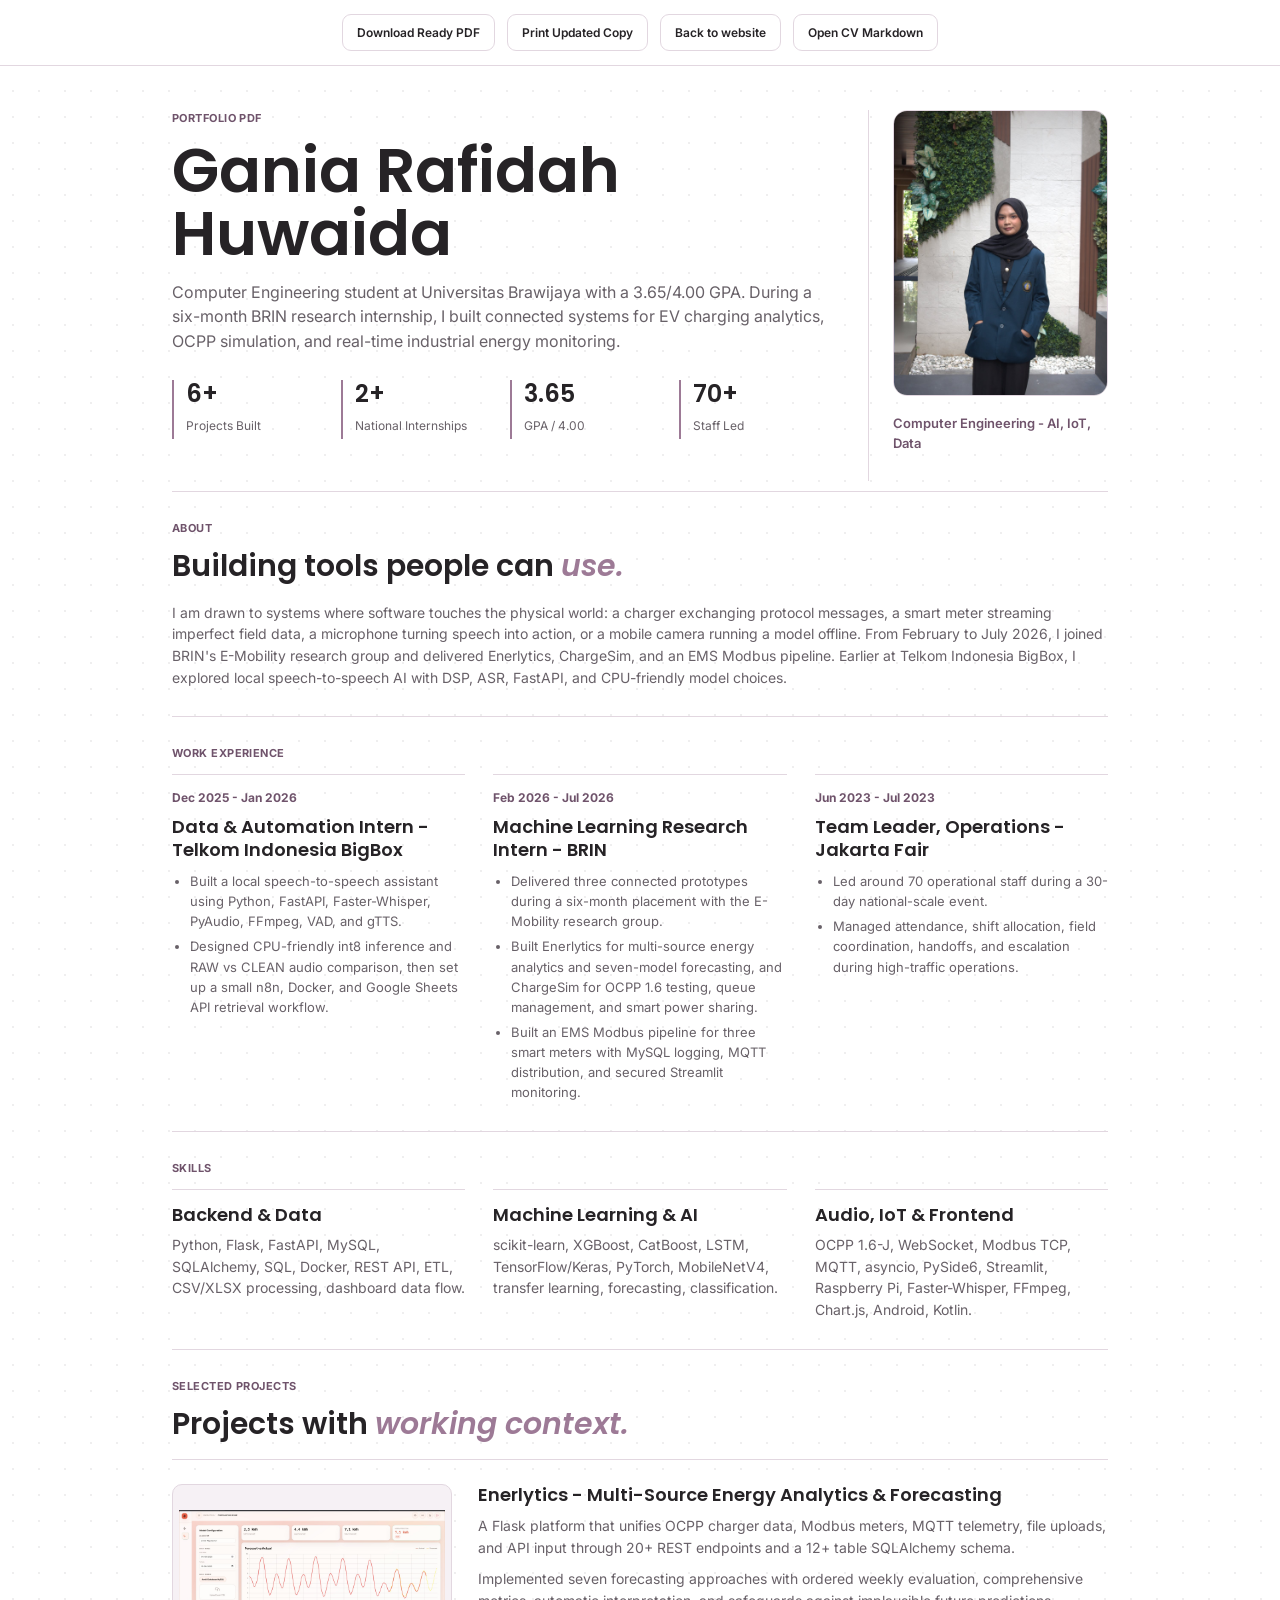
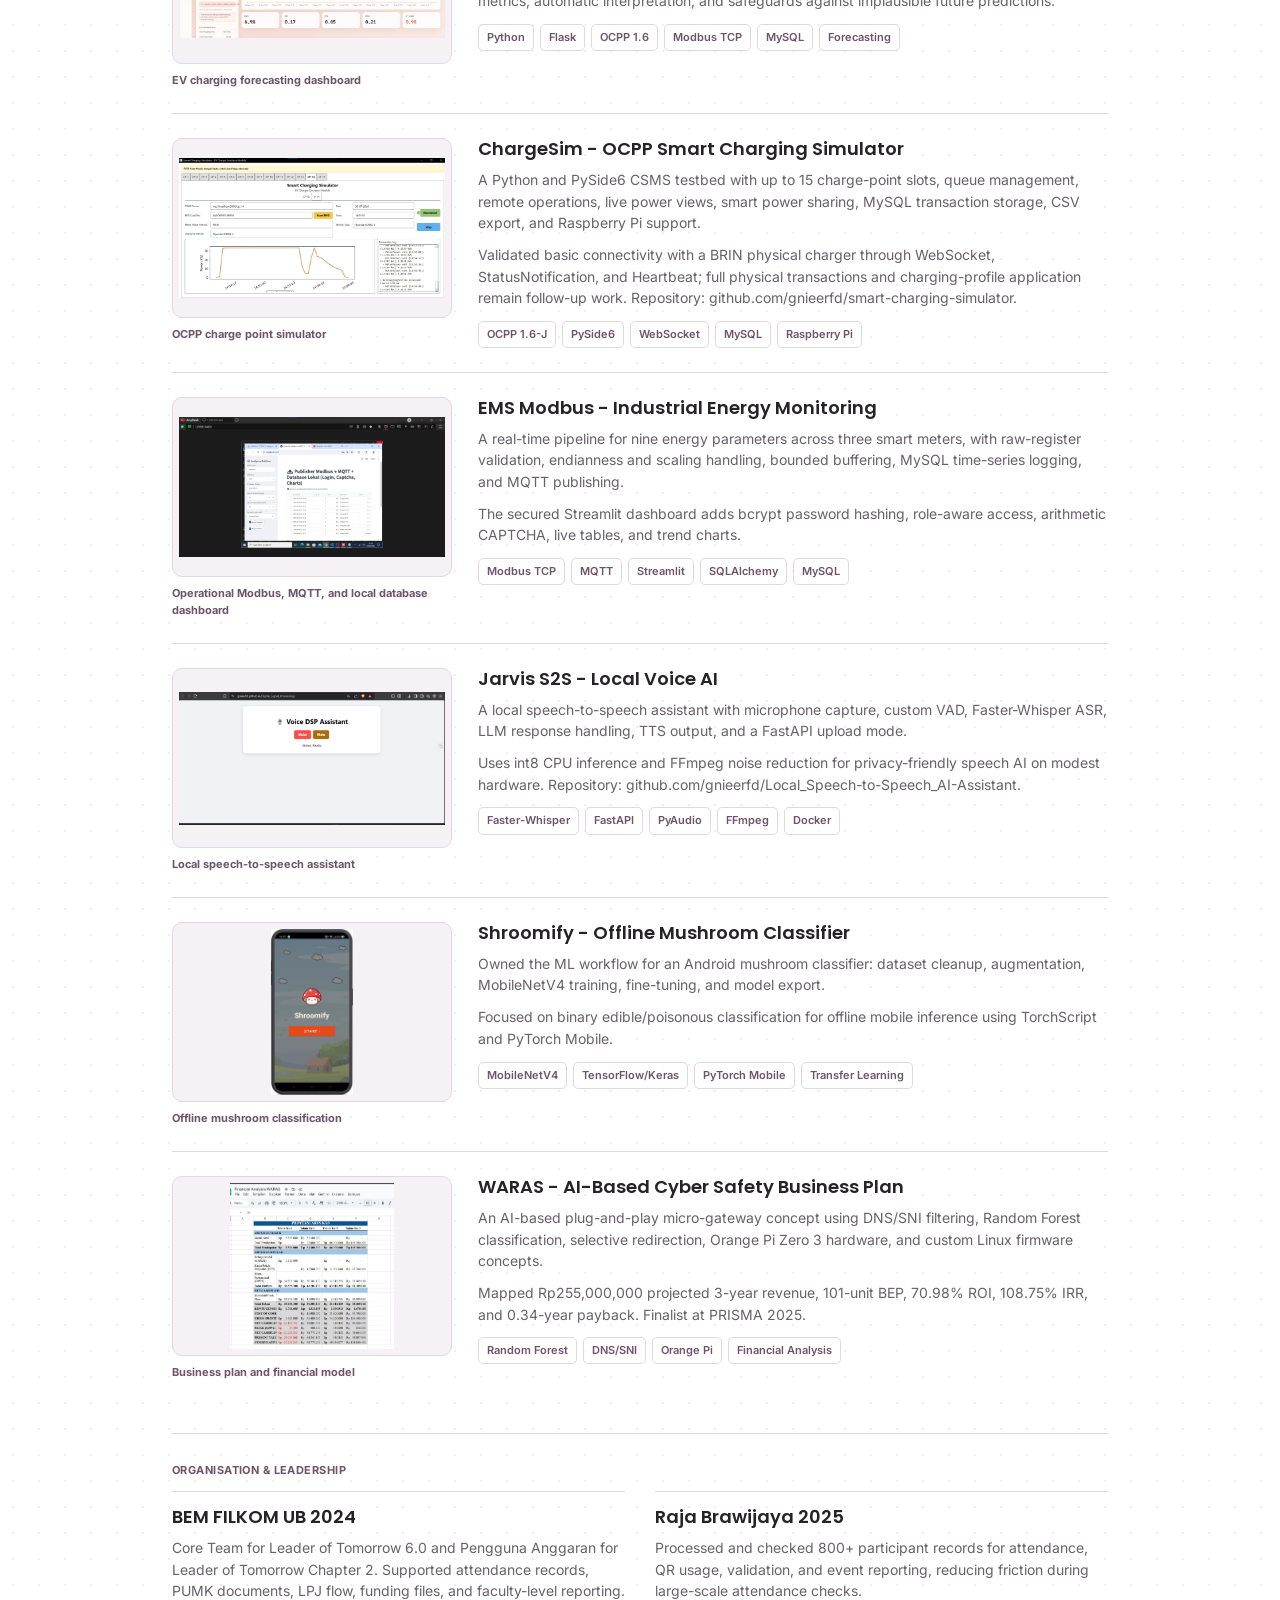
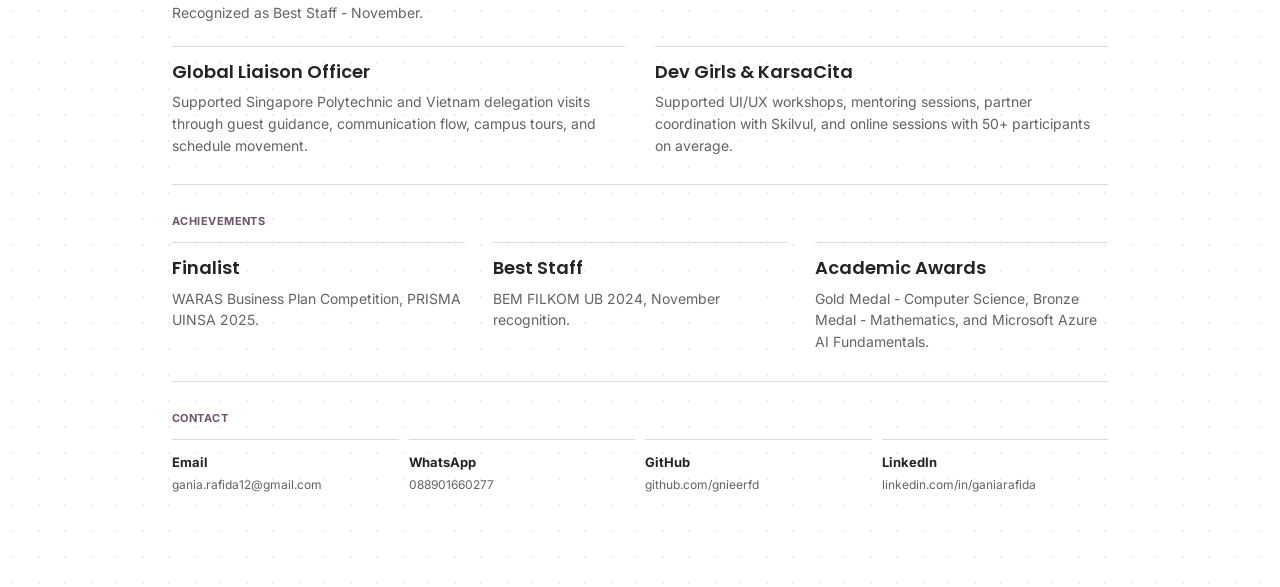
<file: portfolio-pdf.html>
<!DOCTYPE html>
<html lang="en">
<head>
  <meta charset="UTF-8">
  <meta name="viewport" content="width=device-width, initial-scale=1.0">
  <title>Gania Rafidah Huwaida - Printable Portfolio</title>
  <link rel="preconnect" href="https://fonts.googleapis.com">
  <link rel="preconnect" href="https://fonts.gstatic.com" crossorigin>
  <link href="https://fonts.googleapis.com/css2?family=Inter:wght@300;400;500;600&family=Poppins:wght@400;500;600;700&display=swap" rel="stylesheet">
  <style>
    :root {
      --primary: #9d7a96;
      --primary-dark: #6f536b;
      --ink: #262326;
      --muted: #686168;
      --soft: #f6f1f5;
      --line: #e2d7e0;
      --card: #ffffff;
    }

    * {
      box-sizing: border-box;
    }

    body {
      margin: 0;
      font-family: "Inter", sans-serif;
      color: var(--ink);
      background:
        radial-gradient(circle, rgba(80, 74, 80, 0.09) 1px, transparent 1px),
        #fff;
      background-size: 26px 26px;
      line-height: 1.55;
    }

    a {
      color: inherit;
      text-decoration: none;
    }

    .print-actions {
      position: sticky;
      top: 0;
      z-index: 10;
      display: flex;
      justify-content: center;
      gap: 12px;
      padding: 14px;
      background: rgba(255, 255, 255, 0.92);
      backdrop-filter: blur(10px);
      border-bottom: 1px solid var(--line);
    }

    .print-actions button,
    .print-actions a {
      border: 1px solid var(--line);
      background: var(--card);
      color: var(--ink);
      border-radius: 9px;
      padding: 10px 14px;
      font: 600 12px "Inter", sans-serif;
      cursor: pointer;
    }

    .sheet {
      max-width: 1000px;
      margin: 0 auto;
      padding: 44px 32px 64px;
    }

    .hero {
      display: grid;
      grid-template-columns: minmax(0, 1.55fr) 240px;
      gap: 38px;
      align-items: start;
      margin-bottom: 10px;
    }

    .panel,
    .card,
    .project,
    .org-card {
      background: transparent;
      border: 0;
      border-radius: 0;
      box-shadow: none;
    }

    .panel {
      padding: 28px 0;
      border-top: 1px solid var(--line);
    }

    .hero .panel {
      padding-top: 0;
      border-top: 0;
    }

    .eyebrow {
      margin-bottom: 12px;
      color: var(--primary-dark);
      font-size: 11px;
      font-weight: 700;
      letter-spacing: 0.04em;
      text-transform: uppercase;
    }

    h1,
    h2,
    h3 {
      font-family: "Poppins", sans-serif;
      color: var(--ink);
      letter-spacing: 0;
    }

    h1 {
      margin: 0 0 14px;
      font-size: clamp(38px, 6vw, 62px);
      line-height: 1.02;
      font-weight: 600;
    }

    h1 em,
    h2 em {
      color: var(--primary);
      font-style: italic;
    }

    h2 {
      margin: 0 0 18px;
      font-size: 30px;
      line-height: 1.15;
      font-weight: 600;
    }

    h3 {
      margin: 0 0 8px;
      font-size: 18px;
      line-height: 1.25;
      font-weight: 600;
    }

    p {
      margin: 0;
      color: var(--muted);
      font-size: 14px;
    }

    .hero-copy {
      font-size: 16px;
      max-width: 760px;
    }

    .profile-card {
      overflow: hidden;
      min-height: 0;
      display: block;
      padding-left: 24px;
      border-left: 1px solid var(--line);
    }

    .profile-card img {
      width: 100%;
      height: 286px;
      object-fit: cover;
      border: 1px solid var(--line);
      border-radius: 14px;
    }

    .profile-label {
      padding: 10px 0 0;
      font-size: 13px;
      font-weight: 600;
      color: var(--primary-dark);
    }

    .stats {
      display: grid;
      grid-template-columns: repeat(4, minmax(0, 1fr));
      gap: 18px;
      margin-top: 26px;
    }

    .stat {
      padding: 2px 0 2px 12px;
      border-left: 2px solid var(--primary);
    }

    .stat strong {
      display: block;
      color: var(--ink);
      font: 600 24px "Poppins", sans-serif;
      line-height: 1;
      margin-bottom: 6px;
    }

    .stat span {
      color: var(--muted);
      font-size: 12px;
    }

    section {
      margin-top: 0;
    }

    .grid-2 {
      display: grid;
      grid-template-columns: repeat(2, minmax(0, 1fr));
      gap: 22px 30px;
    }

    .grid-3 {
      display: grid;
      grid-template-columns: repeat(3, minmax(0, 1fr));
      gap: 22px 28px;
    }

    .card {
      padding: 14px 0 0;
      border-top: 1px solid var(--line);
      break-inside: avoid;
    }

    .meta {
      color: var(--primary-dark);
      font-size: 12px;
      font-weight: 700;
      margin-bottom: 8px;
    }

    ul {
      margin: 10px 0 0;
      padding-left: 18px;
      color: var(--muted);
      font-size: 13px;
    }

    li + li {
      margin-top: 5px;
    }

    .tags {
      display: flex;
      flex-wrap: wrap;
      gap: 6px;
      margin-top: 12px;
    }

    .tag {
      border: 1px solid var(--line);
      border-radius: 5px;
      padding: 4px 8px;
      background: rgba(255, 255, 255, 0.72);
      color: var(--primary-dark);
      font-size: 11px;
      font-weight: 600;
    }

    .project {
      display: grid;
      grid-template-columns: 280px minmax(0, 1fr);
      gap: 26px;
      padding: 24px 0;
      margin-bottom: 0;
      border-top: 1px solid var(--line);
      break-inside: avoid;
    }

    .project img {
      display: block;
      width: 100%;
      height: 180px;
      padding: 6px;
      object-fit: contain;
      object-position: center;
      border-radius: 10px;
      border: 1px solid var(--line);
      background: var(--soft);
    }

    .project img.contain {
      object-fit: contain;
      background: var(--soft);
    }

    .project .caption {
      margin-top: 8px;
      color: var(--primary-dark);
      font-size: 11px;
      font-weight: 700;
    }

    .project-body p {
      margin-bottom: 10px;
    }

    .org-card {
      padding: 14px 0 0;
      border-top: 1px solid var(--line);
      break-inside: avoid;
    }

    .contact-row {
      display: grid;
      grid-template-columns: repeat(4, minmax(0, 1fr));
      gap: 10px;
    }

    .contact-item {
      padding: 12px 0 0;
      border-top: 1px solid var(--line);
      font-size: 12px;
      color: var(--muted);
    }

    .contact-item strong {
      display: block;
      color: var(--ink);
      font-size: 13px;
      margin-bottom: 4px;
    }

    @media (max-width: 760px) {
      .hero,
      .project,
      .grid-2,
      .grid-3,
      .stats,
      .contact-row {
        grid-template-columns: 1fr;
      }
    }

    @media print {
      @page {
        size: A4;
        margin: 11mm;
      }

      * {
        -webkit-print-color-adjust: exact;
        print-color-adjust: exact;
      }

      body {
        background: #fff;
      }

      .print-actions {
        display: none;
      }

      .sheet {
        max-width: none;
        padding: 0;
      }

      .hero {
        grid-template-columns: minmax(0, 1fr) 185px;
        gap: 24px;
        break-inside: avoid-page;
      }

      .hero-copy {
        font-size: 14px;
      }

      .profile-card {
        padding-left: 16px;
      }

      .profile-card img {
        height: 225px;
      }

      h1 {
        font-size: 42px;
      }

      h2 {
        font-size: 25px;
        margin-bottom: 14px;
      }

      h3 {
        font-size: 16px;
      }

      .panel {
        padding: 20px 0;
      }

      .grid-3 {
        grid-template-columns: repeat(2, minmax(0, 1fr));
        gap: 18px 24px;
      }

      .panel,
      .card,
      .project,
      .org-card {
        box-shadow: none;
      }

      section {
        break-inside: auto;
      }

      .card,
      .project,
      .org-card,
      .contact-item {
        break-inside: avoid-page;
        page-break-inside: avoid;
      }

      .project {
        grid-template-columns: 230px minmax(0, 1fr);
        gap: 18px;
        padding: 17px 0;
      }

      .project img {
        height: 152px;
        padding: 4px;
        object-fit: contain;
      }

      .project .caption {
        margin-top: 5px;
        font-size: 10px;
      }

      .project-body p,
      .card p,
      .org-card p {
        font-size: 12px;
        line-height: 1.45;
      }

      .project-body p {
        margin-bottom: 7px;
      }

      .tags {
        gap: 4px;
        margin-top: 8px;
      }

      .tag {
        padding: 3px 6px;
        font-size: 9.5px;
      }
    }
  </style>
</head>
<body>
  <div class="print-actions">
    <a href="Gania_Rafidah_Huwaida_Portfolio_2026.pdf" download>Download Ready PDF</a>
    <button type="button" onclick="window.print()">Print Updated Copy</button>
    <a href="index.html">Back to website</a>
    <a href="Gania_Rafidah_Huwaida_CV.md">Open CV Markdown</a>
  </div>

  <main class="sheet">
    <header class="hero">
      <div class="panel">
        <div class="eyebrow">Portfolio PDF</div>
        <h1>Gania Rafidah Huwaida</h1>
        <p class="hero-copy">Computer Engineering student at Universitas Brawijaya with a 3.65/4.00 GPA. During a six-month BRIN research internship, I built connected systems for EV charging analytics, OCPP simulation, and real-time industrial energy monitoring.</p>
        <div class="stats">
          <div class="stat"><strong>6+</strong><span>Projects Built</span></div>
          <div class="stat"><strong>2+</strong><span>National Internships</span></div>
          <div class="stat"><strong>3.65</strong><span>GPA / 4.00</span></div>
          <div class="stat"><strong>70+</strong><span>Staff Led</span></div>
        </div>
      </div>
      <div class="profile-card panel">
        <img src="assets/images/profile/gania-almet.jpg" alt="Gania Rafidah Huwaida wearing university blazer.">
        <div class="profile-label">Computer Engineering - AI, IoT, Data</div>
      </div>
    </header>

    <section class="panel">
      <div class="eyebrow">About</div>
      <h2>Building tools people can <em>use.</em></h2>
      <p>I am drawn to systems where software touches the physical world: a charger exchanging protocol messages, a smart meter streaming imperfect field data, a microphone turning speech into action, or a mobile camera running a model offline. From February to July 2026, I joined BRIN's E-Mobility research group and delivered Enerlytics, ChargeSim, and an EMS Modbus pipeline. Earlier at Telkom Indonesia BigBox, I explored local speech-to-speech AI with DSP, ASR, FastAPI, and CPU-friendly model choices.</p>
    </section>

    <section>
      <div class="panel">
        <div class="eyebrow">Work Experience</div>
        <div class="grid-3">
          <article class="card">
            <div class="meta">Dec 2025 - Jan 2026</div>
            <h3>Data & Automation Intern - Telkom Indonesia BigBox</h3>
            <ul>
              <li>Built a local speech-to-speech assistant using Python, FastAPI, Faster-Whisper, PyAudio, FFmpeg, VAD, and gTTS.</li>
              <li>Designed CPU-friendly int8 inference and RAW vs CLEAN audio comparison, then set up a small n8n, Docker, and Google Sheets API retrieval workflow.</li>
            </ul>
          </article>
          <article class="card">
            <div class="meta">Feb 2026 - Jul 2026</div>
            <h3>Machine Learning Research Intern - BRIN</h3>
            <ul>
              <li>Delivered three connected prototypes during a six-month placement with the E-Mobility research group.</li>
              <li>Built Enerlytics for multi-source energy analytics and seven-model forecasting, and ChargeSim for OCPP 1.6 testing, queue management, and smart power sharing.</li>
              <li>Built an EMS Modbus pipeline for three smart meters with MySQL logging, MQTT distribution, and secured Streamlit monitoring.</li>
            </ul>
          </article>
          <article class="card">
            <div class="meta">Jun 2023 - Jul 2023</div>
            <h3>Team Leader, Operations - Jakarta Fair</h3>
            <ul>
              <li>Led around 70 operational staff during a 30-day national-scale event.</li>
              <li>Managed attendance, shift allocation, field coordination, handoffs, and escalation during high-traffic operations.</li>
            </ul>
          </article>
        </div>
      </div>
    </section>

    <section class="panel">
      <div class="eyebrow">Skills</div>
      <div class="grid-3">
        <div class="card">
          <h3>Backend & Data</h3>
          <p>Python, Flask, FastAPI, MySQL, SQLAlchemy, SQL, Docker, REST API, ETL, CSV/XLSX processing, dashboard data flow.</p>
        </div>
        <div class="card">
          <h3>Machine Learning & AI</h3>
          <p>scikit-learn, XGBoost, CatBoost, LSTM, TensorFlow/Keras, PyTorch, MobileNetV4, transfer learning, forecasting, classification.</p>
        </div>
        <div class="card">
          <h3>Audio, IoT & Frontend</h3>
          <p>OCPP 1.6-J, WebSocket, Modbus TCP, MQTT, asyncio, PySide6, Streamlit, Raspberry Pi, Faster-Whisper, FFmpeg, Chart.js, Android, Kotlin.</p>
        </div>
      </div>
    </section>

    <section>
      <div class="panel">
        <div class="eyebrow">Selected Projects</div>
        <h2>Projects with <em>working context.</em></h2>

        <article class="project">
          <div>
            <img src="assets/images/projects/enerlytics-dashboard.jpeg" alt="Enerlytics forecasting dashboard.">
            <div class="caption">EV charging forecasting dashboard</div>
          </div>
          <div class="project-body">
            <h3>Enerlytics - Multi-Source Energy Analytics & Forecasting</h3>
            <p>A Flask platform that unifies OCPP charger data, Modbus meters, MQTT telemetry, file uploads, and API input through 20+ REST endpoints and a 12+ table SQLAlchemy schema.</p>
            <p>Implemented seven forecasting approaches with ordered weekly evaluation, comprehensive metrics, automatic interpretation, and safeguards against implausible future predictions.</p>
            <div class="tags"><span class="tag">Python</span><span class="tag">Flask</span><span class="tag">OCPP 1.6</span><span class="tag">Modbus TCP</span><span class="tag">MySQL</span><span class="tag">Forecasting</span></div>
          </div>
        </article>

        <article class="project">
          <div>
            <img src="assets/images/projects/chargesim-client.jpeg" alt="ChargeSim simulator UI.">
            <div class="caption">OCPP charge point simulator</div>
          </div>
          <div class="project-body">
            <h3>ChargeSim - OCPP Smart Charging Simulator</h3>
            <p>A Python and PySide6 CSMS testbed with up to 15 charge-point slots, queue management, remote operations, live power views, smart power sharing, MySQL transaction storage, CSV export, and Raspberry Pi support.</p>
            <p>Validated basic connectivity with a BRIN physical charger through WebSocket, StatusNotification, and Heartbeat; full physical transactions and charging-profile application remain follow-up work. Repository: github.com/gnieerfd/smart-charging-simulator.</p>
            <div class="tags"><span class="tag">OCPP 1.6-J</span><span class="tag">PySide6</span><span class="tag">WebSocket</span><span class="tag">MySQL</span><span class="tag">Raspberry Pi</span></div>
          </div>
        </article>

        <article class="project">
          <div>
            <img class="contain" src="assets/images/projects/ems-modbus.png" alt="EMS Modbus dashboard publishing smart-meter readings to MQTT and a local database.">
            <div class="caption">Operational Modbus, MQTT, and local database dashboard</div>
          </div>
          <div class="project-body">
            <h3>EMS Modbus - Industrial Energy Monitoring</h3>
            <p>A real-time pipeline for nine energy parameters across three smart meters, with raw-register validation, endianness and scaling handling, bounded buffering, MySQL time-series logging, and MQTT publishing.</p>
            <p>The secured Streamlit dashboard adds bcrypt password hashing, role-aware access, arithmetic CAPTCHA, live tables, and trend charts.</p>
            <div class="tags"><span class="tag">Modbus TCP</span><span class="tag">MQTT</span><span class="tag">Streamlit</span><span class="tag">SQLAlchemy</span><span class="tag">MySQL</span></div>
          </div>
        </article>

        <article class="project">
          <div>
            <img src="assets/images/projects/jarvis-web.jpeg" alt="Jarvis S2S web interface.">
            <div class="caption">Local speech-to-speech assistant</div>
          </div>
          <div class="project-body">
            <h3>Jarvis S2S - Local Voice AI</h3>
            <p>A local speech-to-speech assistant with microphone capture, custom VAD, Faster-Whisper ASR, LLM response handling, TTS output, and a FastAPI upload mode.</p>
            <p>Uses int8 CPU inference and FFmpeg noise reduction for privacy-friendly speech AI on modest hardware. Repository: github.com/gnieerfd/Local_Speech-to-Speech_AI-Assistant.</p>
            <div class="tags"><span class="tag">Faster-Whisper</span><span class="tag">FastAPI</span><span class="tag">PyAudio</span><span class="tag">FFmpeg</span><span class="tag">Docker</span></div>
          </div>
        </article>

        <article class="project">
          <div>
            <img src="assets/images/projects/shroomify-result.png" alt="Shroomify classification result screen.">
            <div class="caption">Offline mushroom classification</div>
          </div>
          <div class="project-body">
            <h3>Shroomify - Offline Mushroom Classifier</h3>
            <p>Owned the ML workflow for an Android mushroom classifier: dataset cleanup, augmentation, MobileNetV4 training, fine-tuning, and model export.</p>
            <p>Focused on binary edible/poisonous classification for offline mobile inference using TorchScript and PyTorch Mobile.</p>
            <div class="tags"><span class="tag">MobileNetV4</span><span class="tag">TensorFlow/Keras</span><span class="tag">PyTorch Mobile</span><span class="tag">Transfer Learning</span></div>
          </div>
        </article>

        <article class="project">
          <div>
            <img src="assets/images/projects/waras-financial-analysis.jpeg" alt="WARAS financial analysis slide.">
            <div class="caption">Business plan and financial model</div>
          </div>
          <div class="project-body">
            <h3>WARAS - AI-Based Cyber Safety Business Plan</h3>
            <p>An AI-based plug-and-play micro-gateway concept using DNS/SNI filtering, Random Forest classification, selective redirection, Orange Pi Zero 3 hardware, and custom Linux firmware concepts.</p>
            <p>Mapped Rp255,000,000 projected 3-year revenue, 101-unit BEP, 70.98% ROI, 108.75% IRR, and 0.34-year payback. Finalist at PRISMA 2025.</p>
            <div class="tags"><span class="tag">Random Forest</span><span class="tag">DNS/SNI</span><span class="tag">Orange Pi</span><span class="tag">Financial Analysis</span></div>
          </div>
        </article>
      </div>
    </section>

    <section class="panel">
      <div class="eyebrow">Organisation & Leadership</div>
      <div class="grid-2">
        <article class="org-card">
          <h3>BEM FILKOM UB 2024</h3>
          <p>Core Team for Leader of Tomorrow 6.0 and Pengguna Anggaran for Leader of Tomorrow Chapter 2. Supported attendance records, PUMK documents, LPJ flow, funding files, and faculty-level reporting. Recognized as Best Staff - November.</p>
        </article>
        <article class="org-card">
          <h3>Raja Brawijaya 2025</h3>
          <p>Processed and checked 800+ participant records for attendance, QR usage, validation, and event reporting, reducing friction during large-scale attendance checks.</p>
        </article>
        <article class="org-card">
          <h3>Global Liaison Officer</h3>
          <p>Supported Singapore Polytechnic and Vietnam delegation visits through guest guidance, communication flow, campus tours, and schedule movement.</p>
        </article>
        <article class="org-card">
          <h3>Dev Girls & KarsaCita</h3>
          <p>Supported UI/UX workshops, mentoring sessions, partner coordination with Skilvul, and online sessions with 50+ participants on average.</p>
        </article>
      </div>
    </section>

    <section class="panel">
      <div class="eyebrow">Achievements</div>
      <div class="grid-3">
        <div class="card"><h3>Finalist</h3><p>WARAS Business Plan Competition, PRISMA UINSA 2025.</p></div>
        <div class="card"><h3>Best Staff</h3><p>BEM FILKOM UB 2024, November recognition.</p></div>
        <div class="card"><h3>Academic Awards</h3><p>Gold Medal - Computer Science, Bronze Medal - Mathematics, and Microsoft Azure AI Fundamentals.</p></div>
      </div>
    </section>

    <section class="panel">
      <div class="eyebrow">Contact</div>
      <div class="contact-row">
        <div class="contact-item"><strong>Email</strong>gania.rafida12@gmail.com</div>
        <div class="contact-item"><strong>WhatsApp</strong>088901660277</div>
        <div class="contact-item"><strong>GitHub</strong>github.com/gnieerfd</div>
        <div class="contact-item"><strong>LinkedIn</strong>linkedin.com/in/ganiarafida</div>
      </div>
    </section>
  </main>
</body>
</html>
</file>
<file: assets/css/style.css>
:root {
  --primary: #a380a4;
  --primary-dark: #7d617e;
  --primary-light: #c9aec9;
  --primary-xlight: #ede3ed;
  --secondary: #fcfafc;
  --neutral: #2d2d2d;
  --neutral-mid: #6b6b6b;
  --neutral-light: #9b9b9b;
  --neutral-xlight: #e8e4e8;
  --bg: #f5f2f5;
  --bg-card: #ffffff;
  --bg-dot: #d4c8d4;
  --nav-bg: rgba(245, 242, 245, 0.9);
  --panel-bg: rgba(255, 255, 255, 0.92);
  --shadow-soft: 0 18px 42px rgba(45, 45, 45, 0.08);
  --shadow-card: 0 8px 32px rgba(0, 0, 0, 0.08);
  --shadow-menu: 0 16px 48px rgba(125, 97, 126, 0.16);
  --project-badge-bg: rgba(237, 227, 237, 0.92);
  --nav-tab-hover-bg: rgba(163, 128, 164, 0.12);
  --theme-ink: rgba(45, 45, 45, 0.82);
  --theme-bg: rgba(255, 255, 255, 0.76);
  --success: #65bd8a;
  --danger: #d33336;
  --font-head: "Poppins", sans-serif;
  --font-body: "Inter", sans-serif;
  --font-mono: "JetBrains Mono", "Consolas", monospace;
  --radius: 14px;
  --radius-sm: 10px;
  --radius-xs: 8px;
  --radius-control: 12px;
  --radius-chip: 9px;
  --nav-h: 68px;
  --z-page: 1;
  --z-nav: 100;
}

:root.dark {
  --primary: #d5a8d8;
  --primary-dark: #b67abd;
  --primary-light: #6f5176;
  --primary-xlight: #35263b;
  --secondary: #19131d;
  --neutral: #f6eef7;
  --neutral-mid: #c9bbcb;
  --neutral-light: #9f91a3;
  --neutral-xlight: #44344b;
  --bg: #17111b;
  --bg-card: #211927;
  --bg-dot: #4c3853;
  --nav-bg: rgba(23, 17, 27, 0.9);
  --panel-bg: rgba(33, 25, 39, 0.92);
  --shadow-soft: 0 18px 42px rgba(0, 0, 0, 0.32);
  --shadow-card: 0 12px 36px rgba(0, 0, 0, 0.28);
  --shadow-menu: 0 16px 48px rgba(0, 0, 0, 0.34);
  --project-badge-bg: rgba(53, 38, 59, 0.92);
  --nav-tab-hover-bg: rgba(213, 168, 216, 0.14);
  --theme-ink: rgba(246, 238, 247, 0.88);
  --theme-bg: rgba(246, 238, 247, 0.08);
  --success: #78d89d;
  --danger: #ff686b;
}

*,
*::before,
*::after {
  margin: 0;
  padding: 0;
  box-sizing: border-box;
}

html {
  scroll-behavior: smooth;
  color-scheme: light;
}

html.dark {
  color-scheme: dark;
}

body {
  min-height: 100dvh;
  font-family: var(--font-body);
  background: var(--bg);
  color: var(--neutral);
  overflow-x: hidden;
  -webkit-font-smoothing: antialiased;
  text-rendering: optimizeLegibility;
}

body::before {
  content: "";
  position: fixed;
  inset: 0;
  background-image: radial-gradient(circle, var(--bg-dot) 1px, transparent 1px);
  background-size: 28px 28px;
  pointer-events: none;
  z-index: 0;
  opacity: 0.5;
}

img,
svg {
  display: block;
}

img {
  max-width: 100%;
}

a {
  color: inherit;
}

:focus-visible {
  outline: 3px solid rgba(125, 97, 126, 0.42);
  outline-offset: 4px;
}

.svg-sprite {
  position: absolute;
  width: 0;
  height: 0;
  overflow: hidden;
}

.nav {
  position: fixed;
  top: 0;
  left: 0;
  right: 0;
  height: var(--nav-h);
  background: var(--nav-bg);
  backdrop-filter: blur(16px);
  -webkit-backdrop-filter: blur(16px);
  border-bottom: 1px solid var(--neutral-xlight);
  display: flex;
  align-items: center;
  justify-content: space-between;
  gap: 24px;
  padding: 0 clamp(24px, 5vw, 64px);
  z-index: var(--z-nav);
}

.nav-logo {
  font-family: var(--font-head);
  font-size: 18px;
  font-weight: 700;
  color: var(--neutral);
  text-decoration: none;
  white-space: nowrap;
}

.nav-tabs {
  position: relative;
  display: flex;
  align-items: center;
}

.nav-links {
  position: relative;
  z-index: 2;
  display: flex;
  align-items: center;
  gap: 10px;
  list-style: none;
}

.nav-links li {
  position: relative;
  z-index: 2;
}

.nav-links a {
  min-height: 36px;
  display: inline-flex;
  align-items: center;
  font-size: 12px;
  font-weight: 600;
  text-transform: uppercase;
  color: var(--neutral-mid);
  text-decoration: none;
  position: relative;
  padding: 8px 10px 10px;
  border-radius: var(--radius-xs);
  transition: color 160ms ease-out;
}

.nav-links a:hover,
.nav-links a.active {
  color: var(--neutral);
}

.nav-tab-hover-bg,
.nav-tab-line {
  position: absolute;
  left: 0;
  pointer-events: none;
  opacity: 0;
  transform: translate3d(0, 0, 0);
  transition: transform 280ms cubic-bezier(0.22, 1, 0.36, 1), width 280ms cubic-bezier(0.22, 1, 0.36, 1), height 280ms cubic-bezier(0.22, 1, 0.36, 1), opacity 160ms ease-out;
}

.nav-tab-hover-bg {
  top: 0;
  z-index: 1;
  width: 0;
  height: 0;
  background: var(--nav-tab-hover-bg);
  border-radius: var(--radius-xs);
}

.nav-tab-line {
  top: 0;
  z-index: 3;
  width: 0;
  height: 2px;
  background: var(--primary);
  border-radius: var(--radius-xs);
}

.nav-tabs.ready .nav-tab-line-active {
  opacity: 1;
}

.nav-tabs.is-hovering .nav-tab-hover-bg,
.nav-tabs.is-hovering .nav-tab-line-hover {
  opacity: 1;
}

.nav-actions {
  display: flex;
  align-items: center;
  gap: 12px;
  flex-shrink: 0;
}

.theme-toggle {
  width: 40px;
  height: 40px;
  display: inline-flex;
  align-items: center;
  justify-content: center;
  color: var(--theme-ink);
  background: var(--theme-bg);
  border: 1px solid var(--neutral-xlight);
  border-radius: var(--radius-control);
  cursor: pointer;
  transition: background 180ms ease-out, border-color 180ms ease-out, color 180ms ease-out, transform 180ms ease-out;
  -webkit-tap-highlight-color: transparent;
}

.theme-toggle:hover {
  border-color: var(--primary-light);
  transform: scale(1.08);
}

.theme-toggle:active {
  transform: scale(0.9);
}

.theme-toggle-icon {
  overflow: visible;
  transform-origin: 50% 50%;
  transition: transform 520ms cubic-bezier(0.24, 1.35, 0.36, 1);
}

.theme-toggle-body,
.theme-toggle-mask-circle,
.theme-toggle-rays {
  transform-box: view-box;
  transform-origin: 12px 12px;
  transition: transform 520ms cubic-bezier(0.24, 1.35, 0.36, 1), opacity 240ms ease-out;
}

.theme-toggle-body {
  transform: scale(0.56);
}

.theme-toggle-mask-circle {
  transform: translate(16px, -8px);
}

.theme-toggle-rays {
  opacity: 1;
}

html.dark .theme-toggle-icon {
  transform: rotate(270deg);
}

html.dark .theme-toggle-body {
  transform: scale(1);
}

html.dark .theme-toggle-mask-circle {
  transform: translate(0, 0);
}

html.dark .theme-toggle-rays {
  opacity: 0;
  transform: scale(0.15) rotate(-30deg);
}

.nav-cta {
  background: var(--primary-dark);
  color: #ffffff;
  font-size: 13px;
  font-weight: 600;
  padding: 10px 24px;
  border-radius: var(--radius-control);
  text-decoration: none;
  transition: background 160ms ease-out, transform 160ms ease-out;
}

.nav-cta:hover {
  background: var(--primary);
  transform: translateY(-1px);
}

.nav-toggle {
  width: 44px;
  height: 44px;
  display: none;
  align-items: center;
  justify-content: center;
  color: var(--neutral);
  background: var(--bg-card);
  border: 1px solid var(--neutral-xlight);
  border-radius: var(--radius-control);
}

.nav-toggle svg {
  width: 20px;
  height: 20px;
}

#site-shell,
.detail-view {
  position: relative;
  z-index: var(--z-page);
}

#site-shell {
  overflow-x: hidden;
}

section {
  position: relative;
  z-index: var(--z-page);
  min-height: 100dvh;
  padding: calc(var(--nav-h) + 60px) clamp(24px, 5vw, 64px) 80px;
  display: none;
}

section.active {
  display: block;
}

#home {
  align-items: flex-start;
  padding-top: calc(var(--nav-h) + 80px);
}

.home-label {
  display: flex;
  align-items: center;
  gap: 8px;
  font-size: 11px;
  font-weight: 700;
  text-transform: uppercase;
  color: var(--primary);
  margin-bottom: 24px;
}

.shiny-text {
  --shiny-width: 120px;
  width: fit-content;
  background-image: linear-gradient(110deg, var(--primary), var(--neutral) 45%, var(--primary) 62%, var(--primary));
  background-size: var(--shiny-width) 100%;
  background-repeat: no-repeat;
  background-clip: text;
  -webkit-background-clip: text;
  color: rgba(163, 128, 164, 0.72);
  animation: shinyText 3.2s ease-out infinite;
}

.home-label-dot {
  width: 6px;
  height: 6px;
  border-radius: 50%;
  background: var(--primary);
}

.home-grid {
  display: grid;
  grid-template-columns: minmax(0, 1fr) 420px;
  gap: 60px;
  align-items: center;
  min-height: calc(100dvh - var(--nav-h) - 140px);
}

.home-left,
.about-left,
.project-content,
.detail-inner {
  min-width: 0;
}

.home-headline,
.about-headline,
.skills-headline,
.work-headline,
.projects-headline,
.org-headline,
.contact-headline,
.detail-title {
  font-family: var(--font-head);
  font-weight: 700;
  line-height: 1.08;
  color: var(--neutral);
}

.home-headline {
  font-size: 68px;
  max-width: 760px;
  margin-bottom: 28px;
}

.home-headline em,
.about-headline em,
.skills-headline em,
.work-headline em,
.projects-headline em,
.org-headline em,
.contact-headline em {
  font-style: italic;
  color: var(--primary);
  font-weight: 700;
}

.home-sub,
.skills-sub,
.work-sub,
.projects-sub,
.org-sub,
.contact-sub,
.detail-summary {
  font-size: 16px;
  line-height: 1.7;
  color: var(--neutral-mid);
}

.home-sub {
  max-width: 560px;
  margin-bottom: 40px;
}

.home-actions {
  display: flex;
  gap: 16px;
  align-items: center;
  flex-wrap: wrap;
}

.btn-primary,
.btn-outline {
  min-height: 46px;
  display: inline-flex;
  align-items: center;
  justify-content: center;
  gap: 8px;
  font-size: 13px;
  font-weight: 600;
  border-radius: var(--radius-control);
  text-decoration: none;
  transition: border-color 160ms ease-out, color 160ms ease-out, background 160ms ease-out, transform 160ms ease-out;
}

.btn-primary {
  background: var(--primary-dark);
  color: #ffffff;
  padding: 0 30px;
}

.btn-primary:hover {
  background: var(--primary);
  transform: translateY(-2px);
}

.btn-outline {
  border: 1.5px solid var(--neutral-xlight);
  color: var(--neutral-mid);
  padding: 0 28px;
}

.btn-outline:hover {
  border-color: var(--primary-light);
  color: var(--primary-dark);
}

.btn-primary svg,
.btn-outline svg {
  width: 16px;
  height: 16px;
}

.home-photo-wrap {
  position: relative;
}

.home-photo-card,
.about-photo-card {
  background: var(--bg-card);
  border-radius: var(--radius);
  overflow: hidden;
  border: 1px solid var(--neutral-xlight);
  position: relative;
}

.home-photo-card {
  aspect-ratio: 4 / 5;
}

.hero-profile-card {
  min-height: 520px;
  background: linear-gradient(160deg, var(--primary-xlight), var(--bg-card));
  box-shadow: var(--shadow-card);
}

.hero-profile-card::before {
  content: "";
  position: absolute;
  inset: 18px;
  z-index: 1;
  border: 1px solid rgba(255, 255, 255, 0.58);
  border-radius: calc(var(--radius) - 8px);
  pointer-events: none;
}

.hero-photo-label {
  position: absolute;
  right: 18px;
  top: 18px;
  z-index: 2;
  padding: 10px 14px;
  border: 1px solid rgba(255, 255, 255, 0.62);
  border-radius: var(--radius-control);
  background: rgba(255, 255, 255, 0.76);
  color: var(--primary-dark);
  font-size: 11px;
  font-weight: 700;
  backdrop-filter: blur(12px);
  -webkit-backdrop-filter: blur(12px);
}

.home-system-card {
  min-height: 520px;
  padding: 28px;
  background: var(--bg-card);
  display: flex;
  align-items: center;
  justify-content: center;
  isolation: isolate;
}

.home-system-card::before {
  content: "";
  position: absolute;
  inset: 28px;
  z-index: 0;
  border: 1px solid var(--neutral-xlight);
  border-radius: var(--radius-sm);
  background-image: linear-gradient(var(--neutral-xlight) 1px, transparent 1px), linear-gradient(90deg, var(--neutral-xlight) 1px, transparent 1px);
  background-size: 42px 42px;
  opacity: 0.42;
  pointer-events: none;
}

.home-lab-card {
  background: linear-gradient(180deg, var(--bg-card), var(--secondary));
}

.home-lab-card::after {
  content: "";
  position: absolute;
  left: 24px;
  right: 24px;
  top: 50%;
  z-index: 1;
  height: 2px;
  background: linear-gradient(90deg, transparent, var(--success), transparent);
  opacity: 0.32;
  animation: scanLine 3.8s ease-in-out infinite;
}

.lab-orbit {
  position: absolute;
  inset: 44px;
  z-index: 1;
  border: 1px solid var(--neutral-xlight);
  border-radius: var(--radius);
  pointer-events: none;
}

.lab-orbit::before {
  content: "";
  position: absolute;
  inset: 44px;
  border: 1px dashed var(--primary-light);
  border-radius: var(--radius-sm);
  opacity: 0.38;
  animation: floatPanel 6.8s ease-in-out infinite;
}

.lab-orbit-dot {
  position: absolute;
  width: 42px;
  height: 42px;
  border: 1px solid var(--neutral-xlight);
  border-radius: var(--radius-control);
  background: var(--bg-card);
  box-shadow: var(--shadow-soft);
  animation: nodeDrift 5.2s ease-in-out infinite;
}

.lab-orbit-dot::before,
.lab-orbit-dot::after {
  content: "";
  position: absolute;
  border-radius: var(--radius-xs);
  background: var(--primary-dark);
}

.lab-orbit-dot::before {
  left: 12px;
  right: 12px;
  top: 13px;
  height: 4px;
  opacity: 0.75;
}

.lab-orbit-dot::after {
  left: 12px;
  right: 18px;
  top: 23px;
  height: 4px;
  background: var(--success);
}

.dot-data {
  top: -16px;
  left: 24%;
}

.dot-model {
  top: 38%;
  right: -17px;
  animation-delay: 180ms;
}

.dot-app {
  left: 48%;
  bottom: -17px;
  animation-delay: 360ms;
}

.lab-core {
  position: relative;
  z-index: 2;
  width: min(360px, calc(100% - 42px));
  padding: 26px;
  border: 1px solid var(--neutral-xlight);
  border-radius: var(--radius);
  background: var(--panel-bg);
  box-shadow: var(--shadow-soft);
  animation: floatPanel 4.8s ease-in-out infinite;
}

.lab-core-top {
  display: flex;
  align-items: center;
  justify-content: space-between;
  gap: 12px;
  margin-bottom: 28px;
}

.lab-core-top span {
  color: var(--neutral-light);
  font-size: 11px;
  font-weight: 700;
  text-transform: uppercase;
}

.lab-core-top span:last-child {
  color: var(--primary-dark);
}

.lab-core-main small {
  display: block;
  color: var(--neutral-light);
  font-size: 12px;
  font-weight: 700;
  margin-bottom: 8px;
}

.lab-core-main strong {
  display: block;
  color: var(--neutral);
  font-family: var(--font-head);
  font-size: 32px;
  line-height: 1.05;
}

.lab-core-main p {
  margin-top: 14px;
  color: var(--neutral-mid);
  font-size: 13px;
  line-height: 1.6;
}

.lab-core-grid {
  display: grid;
  grid-template-columns: repeat(2, minmax(0, 1fr));
  gap: 8px;
  margin-top: 20px;
}

.lab-core-grid span,
.lab-stack span {
  color: var(--primary-dark);
  background: var(--primary-xlight);
  border: 1px solid var(--neutral-xlight);
  border-radius: var(--radius-chip);
  font-size: 11px;
  font-weight: 700;
}

.lab-core-grid span {
  min-height: 34px;
  display: flex;
  align-items: center;
  justify-content: center;
  padding: 8px 10px;
  text-align: center;
}

.lab-stack {
  display: grid;
  grid-template-columns: max-content 1fr max-content 1fr max-content;
  align-items: center;
  gap: 8px;
  margin-top: 18px;
}

.lab-stack span {
  padding: 7px 10px;
}

.lab-stack i {
  height: 2px;
  min-width: 16px;
  border-radius: var(--radius-xs);
  background: linear-gradient(90deg, var(--primary-light), var(--success));
  animation: flowPulse 1.8s ease-in-out infinite;
}

.lab-scan {
  position: absolute;
  inset: 28px;
  z-index: 1;
  border-radius: var(--radius-sm);
  overflow: hidden;
  pointer-events: none;
}

.lab-scan::before {
  content: "";
  position: absolute;
  left: -20%;
  right: -20%;
  top: 38%;
  height: 2px;
  background: linear-gradient(90deg, transparent, var(--success), transparent);
  opacity: 0.55;
  animation: scanLine 3.6s ease-in-out infinite;
}

.system-panel,
.system-terminal,
.system-wave,
.system-orbit {
  position: absolute;
  z-index: 1;
}

.system-panel {
  top: 52px;
  left: 42px;
  right: 42px;
  padding: 20px;
  border: 1px solid var(--neutral-xlight);
  border-radius: var(--radius);
  background: var(--panel-bg);
  box-shadow: var(--shadow-soft);
  animation: floatPanel 4.8s ease-in-out infinite;
}

.lab-panel {
  top: 84px;
  z-index: 4;
}

.system-panel-top,
.system-pills {
  display: flex;
  align-items: center;
  justify-content: space-between;
  gap: 8px;
}

.system-panel-top span {
  color: var(--neutral-light);
  font-size: 11px;
  font-weight: 700;
  text-transform: uppercase;
}

.system-panel-top span:last-child {
  color: var(--primary-dark);
}

.system-metric {
  margin: 34px 0 16px;
}

.system-metric small {
  display: block;
  color: var(--neutral-light);
  font-size: 12px;
  font-weight: 700;
  margin-bottom: 5px;
}

.system-metric strong {
  font-family: var(--font-head);
  color: var(--neutral);
  font-size: 42px;
  line-height: 1;
}

.lab-panel .system-metric {
  margin: 26px 0 18px;
}

.lab-panel .system-metric strong {
  display: block;
  font-size: 32px;
  letter-spacing: 0;
}

.lab-flow {
  display: grid;
  grid-template-columns: max-content 1fr max-content 1fr max-content;
  align-items: center;
  gap: 8px;
  margin-bottom: 16px;
}

.lab-flow span {
  padding: 7px 10px;
  border: 1px solid var(--neutral-xlight);
  border-radius: var(--radius-chip);
  color: var(--primary-dark);
  background: var(--primary-xlight);
  font-size: 11px;
  font-weight: 700;
}

.lab-flow i {
  height: 2px;
  min-width: 18px;
  border-radius: var(--radius-xs);
  background: linear-gradient(90deg, var(--primary-light), var(--success));
  animation: flowPulse 1.8s ease-in-out infinite;
}

.lab-progress {
  height: 8px;
  overflow: hidden;
  border-radius: var(--radius-xs);
  background: var(--secondary);
  border: 1px solid var(--neutral-xlight);
  margin-bottom: 16px;
}

.lab-progress span {
  display: block;
  width: 58%;
  height: 100%;
  border-radius: inherit;
  background: linear-gradient(90deg, var(--primary), var(--success));
  animation: labProgress 2.8s ease-in-out infinite;
}

.system-bars {
  display: grid;
  grid-template-columns: repeat(6, 1fr);
  align-items: end;
  gap: 8px;
  height: 72px;
  margin-bottom: 18px;
}

.system-bars span {
  display: block;
  border-radius: var(--radius-xs) var(--radius-xs) 4px 4px;
  background: var(--primary-light);
  animation: pulseBar 1.8s ease-in-out infinite;
}

.system-bars span:nth-child(1) { height: 42%; animation-delay: 0ms; }
.system-bars span:nth-child(2) { height: 68%; animation-delay: 120ms; }
.system-bars span:nth-child(3) { height: 52%; animation-delay: 240ms; }
.system-bars span:nth-child(4) { height: 82%; animation-delay: 360ms; }
.system-bars span:nth-child(5) { height: 58%; animation-delay: 480ms; }
.system-bars span:nth-child(6) { height: 74%; animation-delay: 600ms; }

.system-pills {
  justify-content: flex-start;
  flex-wrap: wrap;
}

.system-pills span {
  padding: 6px 11px;
  border-radius: var(--radius-chip);
  color: var(--primary-dark);
  background: var(--primary-xlight);
  font-size: 11px;
  font-weight: 700;
}

.system-terminal {
  left: 42px;
  right: 42px;
  bottom: 46px;
  display: grid;
  gap: 8px;
  padding: 16px;
  border-radius: var(--radius-sm);
  color: var(--neutral-mid);
  background: var(--secondary);
  border: 1px solid var(--neutral-xlight);
}

.lab-terminal {
  z-index: 3;
  bottom: 42px;
  padding-right: 78px;
}

.system-terminal span {
  font-size: 12px;
  font-weight: 700;
  animation: terminalFade 3.2s ease-in-out infinite;
}

.system-terminal span:nth-child(2) { animation-delay: 280ms; }
.system-terminal span:nth-child(3) { animation-delay: 560ms; }

.system-wave {
  right: 52px;
  bottom: 162px;
  display: flex;
  align-items: center;
  gap: 5px;
  height: 60px;
}

.lab-mini-card {
  position: absolute;
  z-index: 3;
  width: 150px;
  padding: 14px 16px;
  border: 1px solid var(--neutral-xlight);
  border-radius: var(--radius-sm);
  background: var(--panel-bg);
  box-shadow: var(--shadow-soft);
  animation: miniFloat 4.4s ease-in-out infinite;
}

.lab-mini-card span {
  display: block;
  color: var(--neutral-light);
  font-size: 10px;
  font-weight: 700;
  text-transform: uppercase;
  margin-bottom: 5px;
}

.lab-mini-card strong {
  color: var(--neutral);
  font-family: var(--font-head);
  font-size: 15px;
}

.mini-energy {
  left: 32px;
  bottom: 148px;
}

.mini-voice {
  right: 32px;
  bottom: 138px;
  animation-delay: 420ms;
}

.lab-robot {
  position: absolute;
  z-index: 5;
  top: 36px;
  right: 52px;
  width: 62px;
  height: 54px;
  border: 1px solid var(--neutral-xlight);
  border-radius: var(--radius-sm);
  background: var(--bg-card);
  box-shadow: var(--shadow-soft);
  animation: robotBob 3.6s ease-in-out infinite;
}

.lab-antenna {
  position: absolute;
  top: -14px;
  left: 50%;
  width: 2px;
  height: 16px;
  background: var(--primary-light);
}

.lab-antenna::after {
  content: "";
  position: absolute;
  top: -5px;
  left: -4px;
  width: 10px;
  height: 10px;
  border-radius: 50%;
  background: var(--success);
}

.lab-eye {
  position: absolute;
  top: 18px;
  width: 8px;
  height: 8px;
  border-radius: 50%;
  background: var(--primary-dark);
  animation: robotBlink 3.8s ease-in-out infinite;
}

.lab-eye.left {
  left: 18px;
}

.lab-eye.right {
  right: 18px;
}

.lab-smile {
  position: absolute;
  left: 22px;
  right: 22px;
  bottom: 15px;
  height: 6px;
  border-bottom: 2px solid var(--primary-dark);
  border-radius: 0 0 var(--radius-xs) var(--radius-xs);
}

.system-wave span {
  width: 6px;
  height: 18px;
  border-radius: var(--radius-xs);
  background: var(--primary-dark);
  animation: waveBeat 1.1s ease-in-out infinite;
}

.system-wave span:nth-child(2) { animation-delay: 80ms; }
.system-wave span:nth-child(3) { animation-delay: 160ms; }
.system-wave span:nth-child(4) { animation-delay: 240ms; }
.system-wave span:nth-child(5) { animation-delay: 320ms; }
.system-wave span:nth-child(6) { animation-delay: 400ms; }
.system-wave span:nth-child(7) { animation-delay: 480ms; }

.system-orbit {
  inset: 0;
  pointer-events: none;
}

.system-node {
  position: absolute;
  width: 72px;
  height: 44px;
  display: flex;
  align-items: center;
  justify-content: center;
  border-radius: var(--radius-control);
  background: var(--bg-card);
  border: 1px solid var(--neutral-xlight);
  box-shadow: var(--shadow-soft);
  animation: nodeDrift 5.4s ease-in-out infinite;
}

.system-node img {
  max-width: 48px;
  max-height: 22px;
  object-fit: contain;
}

.node-python { top: 28px; right: 44px; animation-delay: 0ms; }
.node-docker { top: 236px; left: 26px; animation-delay: 240ms; }
.node-tensor { right: 28px; bottom: 240px; animation-delay: 480ms; }
.node-ocpp { left: 58px; bottom: 28px; animation-delay: 720ms; }

.about-photo-card {
  aspect-ratio: 3 / 4;
}

.profile-photo {
  position: absolute;
  inset: 0;
  width: 100%;
  height: 100%;
  max-width: 100%;
  object-fit: cover;
  object-position: center top;
  transform: none;
  transform-origin: center;
}

.profile-photo-about {
  inset: 0;
  width: 100%;
}

.photo-badge {
  position: absolute;
  z-index: 3;
  bottom: -20px;
  left: -20px;
  background: var(--bg-card);
  border: 1px solid var(--neutral-xlight);
  border-radius: var(--radius-control);
  padding: 12px 20px;
  display: flex;
  align-items: center;
  gap: 10px;
  box-shadow: var(--shadow-card);
}

.badge-icon,
.contact-icon,
.skill-card-icon,
.contact-link-icon,
.achievement-medal {
  display: flex;
  align-items: center;
  justify-content: center;
  color: var(--primary-dark);
  background: var(--primary-xlight);
}

.badge-icon {
  width: 36px;
  height: 36px;
  border-radius: var(--radius-sm);
}

.badge-icon svg,
.contact-icon svg,
.skill-card-icon svg,
.contact-link-icon svg,
.achievement-medal svg,
.back-link svg {
  width: 18px;
  height: 18px;
}

.badge-text {
  font-size: 12px;
  font-weight: 700;
  color: var(--neutral);
}

.badge-sub {
  font-size: 10px;
  color: var(--neutral-light);
}

.home-stats {
  display: flex;
  gap: 40px;
  margin-top: 48px;
  padding-top: 40px;
  border-top: 1px solid var(--neutral-xlight);
  flex-wrap: wrap;
}

.stat-item {
  display: flex;
  flex-direction: column;
  gap: 4px;
  min-width: 96px;
}

.stat-num {
  font-family: var(--font-head);
  font-size: 28px;
  font-weight: 700;
  color: var(--neutral);
}

.stat-num span {
  color: var(--primary);
}

.stat-label {
  font-size: 12px;
  color: var(--neutral-light);
}

.about-panel {
  max-width: 900px;
  margin: 0 auto;
  padding: clamp(24px, 4vw, 38px);
  border: 1px solid var(--neutral-xlight);
  border-radius: var(--radius);
  background: var(--panel-bg);
  box-shadow: var(--shadow-card);
}

.about-panel .about-left {
  max-width: 760px;
}

.about-panel .about-headline {
  font-size: clamp(34px, 4.2vw, 48px);
  max-width: 760px;
}

.about-grid {
  display: grid;
  grid-template-columns: minmax(0, 1fr) 460px;
  gap: 80px;
  align-items: center;
  min-height: calc(100dvh - var(--nav-h) - 140px);
}

.section-label {
  display: flex;
  align-items: center;
  gap: 8px;
  font-size: 11px;
  font-weight: 700;
  text-transform: uppercase;
  color: var(--primary);
  margin-bottom: 20px;
}

.section-label svg {
  width: 14px;
  height: 14px;
}

.about-headline,
.skills-headline,
.work-headline,
.projects-headline,
.org-headline {
  font-size: 52px;
  margin-bottom: 28px;
  max-width: 780px;
}

.about-body {
  font-size: 15px;
  line-height: 1.75;
  color: var(--neutral-mid);
  margin-bottom: 20px;
  max-width: 640px;
}

.about-right {
  position: relative;
}

.contact-float {
  position: absolute;
  bottom: -24px;
  right: -24px;
  background: var(--bg-card);
  border: 1px solid var(--neutral-xlight);
  border-radius: var(--radius-sm);
  padding: 16px 20px;
  box-shadow: var(--shadow-card);
  min-width: 244px;
}

.contact-float-title {
  font-size: 10px;
  font-weight: 700;
  text-transform: uppercase;
  color: var(--neutral-light);
  margin-bottom: 10px;
}

.contact-item {
  display: flex;
  align-items: center;
  gap: 8px;
  min-height: 28px;
  font-size: 12px;
  color: var(--neutral-mid);
  margin-bottom: 6px;
  text-decoration: none;
}

.contact-item:last-child {
  margin-bottom: 0;
}

.contact-icon {
  width: 20px;
  height: 20px;
  border-radius: var(--radius-xs);
  flex-shrink: 0;
}

.contact-icon svg {
  width: 12px;
  height: 12px;
}

.skills-sub,
.work-sub,
.projects-sub,
.org-sub {
  margin-bottom: 56px;
  max-width: 620px;
}

.gallery-header {
  display: flex;
  align-items: flex-end;
  justify-content: space-between;
  gap: 28px;
  margin-bottom: 42px;
}

.gallery-header .projects-sub {
  margin-bottom: 0;
}

.gallery-controls {
  display: flex;
  gap: 8px;
  flex-shrink: 0;
}

.gallery-button {
  width: 44px;
  height: 44px;
  display: inline-flex;
  align-items: center;
  justify-content: center;
  color: var(--neutral-mid);
  background: transparent;
  border: 1px solid var(--neutral-xlight);
  border-radius: var(--radius-control);
  transition: color 160ms ease-out, border-color 160ms ease-out, background 160ms ease-out, transform 160ms ease-out;
}

.gallery-button:hover:not(:disabled) {
  color: var(--primary-dark);
  border-color: var(--primary-light);
  transform: translateY(-1px);
}

.gallery-button:disabled {
  cursor: not-allowed;
  opacity: 0.38;
}

.gallery-button svg {
  width: 18px;
  height: 18px;
}

.skills-grid,
.work-cards {
  display: grid;
  grid-template-columns: repeat(3, minmax(0, 1fr));
  gap: 20px;
}

.skill-card,
.work-card,
.project-card,
.org-card,
.contact-link-item,
.detail-card,
.detail-meta,
.media-frame {
  background: var(--bg-card);
  border: 1px solid var(--neutral-xlight);
  border-radius: var(--radius);
}

.skill-card {
  overflow: hidden;
  padding: 28px;
  transition: border-color 160ms ease-out, transform 160ms ease-out;
}

.skill-card:hover,
.work-card:hover,
.project-card:hover,
.org-card:hover {
  border-color: var(--primary-light);
  transform: translateY(-4px);
}

.skill-card-icon {
  width: 44px;
  height: 44px;
  border-radius: var(--radius-sm);
  margin-bottom: 16px;
}

.skill-marquee {
  width: calc(100% + 56px);
  margin: 0 -28px 18px;
  overflow: hidden;
  border-block: 1px solid var(--neutral-xlight);
  background: var(--secondary);
}

.skill-marquee-track {
  display: flex;
  width: max-content;
  gap: 10px;
  padding: 10px 14px;
  animation: skillMarquee 24s linear infinite;
}

.skill-marquee-track.reverse {
  animation-direction: reverse;
  animation-duration: 28s;
}

.skill-card:hover .skill-marquee-track {
  animation-play-state: paused;
}

.skill-logo,
.skill-logo-text {
  min-width: max-content;
  height: 34px;
  display: inline-flex;
  align-items: center;
  justify-content: center;
  border: 1px solid var(--neutral-xlight);
  border-radius: var(--radius-chip);
  background: var(--bg-card);
}

.skill-logo {
  min-width: 72px;
  padding: 6px 12px;
}

.skill-logo img {
  max-width: 76px;
  max-height: 20px;
  object-fit: contain;
  filter: saturate(0.92);
}

.skill-logo-text {
  padding: 0 14px;
  color: var(--primary-dark);
  font-size: 11px;
  font-weight: 700;
}

.skill-card-title {
  font-family: var(--font-head);
  font-size: 15px;
  font-weight: 700;
  color: var(--neutral);
  margin-bottom: 16px;
}

.skill-tags,
.work-tags,
.project-meta,
.detail-tags {
  display: flex;
  flex-wrap: wrap;
  gap: 6px;
}

.skill-tag,
.work-tag,
.project-tag,
.detail-tag {
  background: var(--bg);
  border: 1px solid var(--neutral-xlight);
  border-radius: var(--radius-chip);
  padding: 5px 12px;
  font-size: 11px;
  font-weight: 600;
  color: var(--neutral-mid);
}

.detail-actions {
  display: flex;
  flex-wrap: wrap;
  gap: 10px;
  margin-top: 18px;
}

.detail-action-link {
  min-height: 44px;
  display: inline-flex;
  align-items: center;
  gap: 9px;
  padding: 9px 16px;
  border-radius: var(--radius-control);
  border: 1px solid var(--neutral-xlight);
  color: var(--neutral);
  background: var(--bg-card);
  text-decoration: none;
  transition: border-color 160ms ease-out, color 160ms ease-out, transform 160ms ease-out;
}

.detail-action-link:hover {
  color: var(--primary-dark);
  border-color: var(--primary-light);
  transform: translateY(-1px);
}

.detail-action-link svg {
  width: 16px;
  height: 16px;
  flex-shrink: 0;
}

.detail-action-link span {
  font-size: 12px;
  font-weight: 700;
}

.detail-action-link strong {
  color: var(--neutral-mid);
  font-size: 12px;
  font-weight: 600;
}

.achievements-strip {
  margin-top: 48px;
  background: var(--bg-card);
  border: 1px solid var(--neutral-xlight);
  border-radius: var(--radius);
  padding: 28px 32px;
}

.achievements-strip-title,
.org-group-title {
  font-size: 11px;
  font-weight: 700;
  text-transform: uppercase;
  color: var(--primary);
}

.achievements-strip-title {
  margin-bottom: 20px;
}

.achievements-row {
  display: grid;
  grid-template-columns: repeat(3, minmax(0, 1fr));
  gap: 20px;
}

.achievement-item {
  display: flex;
  align-items: flex-start;
  gap: 12px;
}

.achievement-medal {
  width: 28px;
  height: 28px;
  border-radius: var(--radius-xs);
  flex-shrink: 0;
}

.achievement-text {
  font-size: 13px;
  font-weight: 700;
  color: var(--neutral);
  line-height: 1.4;
}

.achievement-org {
  font-size: 11px;
  color: var(--neutral-light);
  margin-top: 2px;
}

.work-card {
  padding: 28px;
  position: relative;
  transition: border-color 160ms ease-out, transform 160ms ease-out;
}

.work-period {
  font-size: 12px;
  color: var(--neutral-light);
  margin-bottom: 16px;
}

.work-role {
  font-family: var(--font-head);
  font-size: 20px;
  font-weight: 700;
  color: var(--neutral);
  line-height: 1.2;
  margin-bottom: 6px;
  padding-right: 32px;
}

.work-org {
  font-size: 14px;
  font-weight: 700;
  color: var(--primary);
  margin-bottom: 20px;
}

.work-desc {
  font-size: 13px;
  color: var(--neutral-mid);
  line-height: 1.65;
  margin-bottom: 24px;
}

.gallery-shell {
  width: calc(100vw - clamp(24px, 5vw, 64px));
  margin-right: calc(-1 * clamp(24px, 5vw, 64px));
  overflow: hidden;
}

.project-list,
.org-list {
  display: flex;
  gap: 20px;
  overflow-x: auto;
  scroll-snap-type: x mandatory;
  scroll-behavior: smooth;
  scrollbar-width: none;
  padding: 2px clamp(24px, 5vw, 64px) 4px 0;
}

.project-list::-webkit-scrollbar,
.org-list::-webkit-scrollbar {
  display: none;
}

.project-card {
  padding: 0;
  position: relative;
  flex: 0 0 min(360px, 82vw);
  min-height: 430px;
  display: block;
  overflow: hidden;
  color: inherit;
  text-decoration: none;
  scroll-snap-align: start;
  transition: border-color 160ms ease-out, transform 160ms ease-out;
}

.project-card:last-child,
.org-card:last-child {
  scroll-snap-align: end;
}

.project-thumb {
  position: absolute;
  inset: 0;
  background: var(--primary-xlight);
  overflow: hidden;
}

.project-thumb img {
  width: 100%;
  height: 100%;
  object-fit: cover;
  transition: transform 280ms ease-out;
}

.project-card:hover .project-thumb img {
  transform: scale(1.04);
}

.project-content {
  position: absolute;
  inset: auto 0 0 0;
  z-index: 1;
  padding: 92px 26px 26px;
  color: #ffffff;
  background: linear-gradient(to top, rgba(45, 45, 45, 0.88), rgba(45, 45, 45, 0.52), rgba(45, 45, 45, 0));
}

.project-num {
  font-size: 11px;
  font-weight: 700;
  color: rgba(255, 255, 255, 0.74);
  margin-bottom: 10px;
  text-transform: uppercase;
}

.project-name {
  font-family: var(--font-head);
  font-size: 22px;
  font-weight: 700;
  color: #ffffff;
  margin-bottom: 8px;
}

.project-type {
  font-size: 12px;
  color: rgba(255, 255, 255, 0.76);
  font-weight: 700;
  margin-bottom: 14px;
}

.project-desc {
  font-size: 14px;
  color: rgba(255, 255, 255, 0.86);
  line-height: 1.65;
  display: -webkit-box;
  -webkit-line-clamp: 3;
  -webkit-box-orient: vertical;
  overflow: hidden;
  margin-bottom: 20px;
}

.project-right {
  position: absolute;
  inset: 22px 22px auto auto;
  z-index: 2;
  min-width: 0;
  padding: 0;
  display: flex;
  flex-direction: row;
  align-items: flex-end;
  justify-content: flex-end;
  gap: 12px;
}

.project-badge {
  font-size: 10px;
  font-weight: 700;
  text-transform: uppercase;
  padding: 5px 10px;
  border-radius: var(--radius-chip);
  background: var(--project-badge-bg);
  color: var(--primary-dark);
  text-align: right;
}

.gallery-dots {
  display: flex;
  justify-content: center;
  gap: 8px;
  margin-top: 28px;
}

.gallery-dot {
  width: 16px;
  height: 6px;
  border: 0;
  border-radius: var(--radius-xs);
  background: rgba(163, 128, 164, 0.28);
  transition: background 160ms ease-out, transform 160ms ease-out, width 160ms ease-out;
}

.gallery-dot.active {
  width: 24px;
  background: var(--primary-dark);
  transform: translateY(-1px);
}

.org-card {
  padding: 0;
  position: relative;
  flex: 0 0 min(340px, 82vw);
  min-height: 400px;
  display: block;
  overflow: hidden;
  color: inherit;
  text-decoration: none;
  scroll-snap-align: start;
  transition: border-color 160ms ease-out, transform 160ms ease-out;
}

.org-card:hover,
.org-card:focus-visible {
  border-color: var(--primary-light);
  transform: translateY(-4px);
}

.org-thumb,
.org-thumb img {
  position: absolute;
  inset: 0;
}

.org-thumb {
  background: var(--primary-xlight);
  overflow: hidden;
}

.org-thumb img {
  width: 100%;
  height: 100%;
  object-fit: cover;
  transition: transform 180ms ease-out;
}

.org-card:hover .org-thumb img,
.org-card:focus-visible .org-thumb img {
  transform: scale(1.03);
}

.org-content {
  position: absolute;
  inset: auto 0 0 0;
  z-index: 1;
  padding: 96px 24px 24px;
  color: #ffffff;
  background: linear-gradient(to top, rgba(45, 45, 45, 0.9), rgba(45, 45, 45, 0.56), rgba(45, 45, 45, 0));
}

.org-card.no-media {
  display: flex;
  flex-direction: column;
  justify-content: flex-end;
  padding: 26px;
}

.org-card.no-media .org-content {
  position: relative;
  inset: auto;
  z-index: 1;
  padding: 0;
  color: var(--neutral);
  background: none;
}

.org-card.no-media .org-card-period {
  color: var(--neutral-light);
}

.org-card.no-media .org-card-role {
  color: var(--neutral);
}

.org-card.no-media .org-card-org {
  color: var(--primary);
}

.org-card.no-media .org-card-desc {
  color: var(--neutral-mid);
}

.org-card.no-media .org-tag {
  color: var(--neutral-mid);
  background: var(--bg);
  border-color: var(--neutral-xlight);
}

.org-card-period {
  font-size: 11px;
  font-weight: 700;
  color: rgba(255, 255, 255, 0.74);
  margin-bottom: 10px;
  text-transform: uppercase;
}

.org-card-role {
  font-family: var(--font-head);
  font-size: 22px;
  font-weight: 700;
  color: #ffffff;
  line-height: 1.12;
  margin-bottom: 8px;
}

.org-card-org {
  font-size: 12px;
  color: rgba(255, 255, 255, 0.78);
  font-weight: 700;
  margin-bottom: 12px;
}

.org-card-desc {
  font-size: 13px;
  color: rgba(255, 255, 255, 0.86);
  line-height: 1.6;
  display: -webkit-box;
  -webkit-line-clamp: 3;
  -webkit-box-orient: vertical;
  overflow: hidden;
  margin-bottom: 16px;
}

.org-card-tags {
  display: flex;
  flex-wrap: wrap;
  gap: 6px;
}

.org-tag {
  background: rgba(255, 255, 255, 0.16);
  border: 1px solid rgba(255, 255, 255, 0.24);
  border-radius: var(--radius-chip);
  color: rgba(255, 255, 255, 0.9);
  font-size: 10px;
  font-weight: 700;
  padding: 4px 9px;
}

.contact-layout {
  min-height: calc(100dvh - var(--nav-h) - 140px);
  display: flex;
  align-items: center;
}

.contact-hero {
  width: min(100%, 760px);
}

.contact-headline {
  font-size: 62px;
  margin-bottom: 20px;
}

.contact-sub {
  margin-bottom: 48px;
  max-width: 540px;
}

.contact-links {
  display: flex;
  flex-direction: column;
  gap: 12px;
  margin-bottom: 48px;
}

.contact-link-item {
  display: grid;
  grid-template-columns: 40px 1fr;
  align-items: center;
  gap: 16px;
  padding: 16px 20px;
  text-decoration: none;
  transition: border-color 160ms ease-out, transform 160ms ease-out;
}

.contact-link-item:hover {
  border-color: var(--primary-light);
  transform: translateX(6px);
}

.contact-link-icon {
  width: 40px;
  height: 40px;
  border-radius: var(--radius-sm);
  flex-shrink: 0;
}

.contact-link-label {
  font-size: 12px;
  color: var(--neutral-light);
  margin-bottom: 2px;
}

.contact-link-value {
  font-size: 14px;
  font-weight: 700;
  color: var(--neutral);
}

footer {
  position: relative;
  z-index: var(--z-page);
  padding: 24px clamp(24px, 5vw, 64px);
  border-top: 1px solid var(--neutral-xlight);
  display: flex;
  align-items: center;
  justify-content: space-between;
  gap: 18px;
}

.footer-copy {
  font-size: 12px;
  color: var(--neutral-light);
}

.footer-links {
  display: flex;
  gap: 28px;
}

.footer-links a {
  font-size: 11px;
  font-weight: 700;
  text-transform: uppercase;
  color: var(--neutral-light);
  text-decoration: none;
  transition: color 160ms ease-out;
}

.footer-links a:hover {
  color: var(--primary);
}

.detail-view {
  min-height: 100dvh;
  padding: calc(var(--nav-h) + 54px) clamp(24px, 5vw, 64px) 80px;
  background: var(--bg);
}

.detail-inner {
  max-width: 1180px;
  margin: 0 auto;
}

.back-link {
  min-height: 42px;
  display: inline-flex;
  align-items: center;
  gap: 10px;
  color: var(--primary-dark);
  font-size: 13px;
  font-weight: 700;
  text-decoration: none;
  margin-bottom: 40px;
}

.detail-hero-grid {
  display: grid;
  grid-template-columns: minmax(0, 1fr) 360px;
  gap: 46px;
  align-items: start;
  margin-bottom: 36px;
}

.detail-kicker {
  font-size: 11px;
  font-weight: 700;
  text-transform: uppercase;
  color: var(--primary);
  margin-bottom: 12px;
}

.detail-title {
  font-size: 56px;
  margin-bottom: 18px;
}

.detail-summary {
  max-width: 760px;
  margin-bottom: 16px;
}

.detail-meta {
  padding: 20px 22px;
  border-left: 3px solid var(--primary-dark);
  border-radius: var(--radius-sm);
}

.detail-meta dl {
  display: grid;
  grid-template-columns: 76px 1fr;
  gap: 10px 12px;
}

.detail-meta dt {
  font-family: var(--font-mono);
  color: var(--primary-dark);
  font-size: 11px;
  font-weight: 700;
  text-transform: uppercase;
}

.detail-meta dd {
  color: var(--neutral-mid);
  font-size: 13px;
  line-height: 1.5;
}

.detail-layout {
  display: grid;
  grid-template-columns: minmax(0, 1fr) 380px;
  gap: 24px;
  align-items: start;
}

.detail-layout-full {
  grid-template-columns: minmax(0, 1fr);
}

.detail-main {
  display: grid;
  grid-template-columns: repeat(2, minmax(0, 1fr));
  gap: 14px;
  align-items: stretch;
}

.detail-card {
  padding: 22px;
  align-self: stretch;
}

.detail-main .detail-card:last-child:nth-child(odd) {
  grid-column: 1 / -1;
}

.detail-card h2 {
  font-family: var(--font-head);
  font-size: 22px;
  margin-bottom: 10px;
}

.detail-card p {
  color: var(--neutral-mid);
  font-size: 14px;
  line-height: 1.62;
}

.detail-aside {
  display: grid;
  gap: 16px;
  align-content: start;
}

.media-gallery {
  display: grid;
  gap: 14px;
}

.media-frame {
  overflow: hidden;
}

.media-frame figure {
  margin: 0;
}

.media-frame picture {
  display: block;
  aspect-ratio: 16 / 10;
  background: var(--primary-xlight);
  overflow: hidden;
}

.media-frame.tall picture {
  aspect-ratio: 9 / 14;
}

.media-frame img {
  width: 100%;
  height: 100%;
  object-fit: cover;
}

.media-frame figcaption {
  padding: 12px 14px;
  color: var(--neutral-mid);
  border-top: 1px solid var(--neutral-xlight);
  font-size: 12px;
  line-height: 1.5;
}

@keyframes fadeUp {
  from {
    opacity: 0;
    transform: translateY(18px);
  }
  to {
    opacity: 1;
    transform: translateY(0);
  }
}

@keyframes shinyText {
  0% {
    background-position: calc(-1 * var(--shiny-width)) 0;
  }
  55%,
  100% {
    background-position: 240px 0;
  }
}

@keyframes skillMarquee {
  from {
    transform: translateX(0);
  }
  to {
    transform: translateX(-50%);
  }
}

@keyframes floatPanel {
  0%,
  100% {
    transform: translateY(0);
  }
  50% {
    transform: translateY(-8px);
  }
}

@keyframes scanLine {
  0%,
  100% {
    transform: translateY(-96px);
    opacity: 0;
  }
  18%,
  72% {
    opacity: 0.55;
  }
  50% {
    transform: translateY(124px);
  }
}

@keyframes flowPulse {
  0%,
  100% {
    transform: scaleX(0.64);
    opacity: 0.46;
  }
  50% {
    transform: scaleX(1);
    opacity: 1;
  }
}

@keyframes labProgress {
  0%,
  100% {
    width: 42%;
  }
  50% {
    width: 86%;
  }
}

@keyframes miniFloat {
  0%,
  100% {
    transform: translateY(0) rotate(-1deg);
  }
  50% {
    transform: translateY(-8px) rotate(1deg);
  }
}

@keyframes robotBob {
  0%,
  100% {
    transform: translateY(0);
  }
  50% {
    transform: translateY(-7px);
  }
}

@keyframes robotBlink {
  0%,
  44%,
  52%,
  100% {
    transform: scaleY(1);
  }
  48% {
    transform: scaleY(0.18);
  }
}

@keyframes pulseBar {
  0%,
  100% {
    transform: scaleY(0.82);
    opacity: 0.68;
  }
  50% {
    transform: scaleY(1);
    opacity: 1;
  }
}

@keyframes terminalFade {
  0%,
  100% {
    opacity: 0.48;
  }
  45% {
    opacity: 1;
  }
}

@keyframes waveBeat {
  0%,
  100% {
    transform: scaleY(0.45);
    opacity: 0.55;
  }
  50% {
    transform: scaleY(1.35);
    opacity: 1;
  }
}

@keyframes nodeDrift {
  0%,
  100% {
    transform: translateY(0);
  }
  50% {
    transform: translateY(9px);
  }
}

section.active > * {
  animation: fadeUp 360ms ease-out both;
}

@media (max-width: 1120px) {
  .nav-links {
    gap: 6px;
  }

  .nav-links a {
    padding-inline: 8px;
  }

  .nav-actions {
    gap: 8px;
  }

  .nav-cta {
    padding-inline: 18px;
  }

  .home-grid,
  .about-grid,
  .detail-hero-grid,
  .detail-layout {
    grid-template-columns: 1fr;
  }

  .detail-main {
    grid-template-columns: 1fr;
  }

  .home-photo-wrap,
  .about-right {
    max-width: 460px;
  }

  .skills-grid,
  .work-cards,
  .achievements-row {
    grid-template-columns: repeat(2, minmax(0, 1fr));
  }

}

@media (max-width: 860px) {
  .nav {
    padding: 0 20px;
  }

  .nav-tabs {
    position: static;
  }

  .nav-toggle {
    display: flex;
  }

  .nav-links {
    position: fixed;
    top: calc(var(--nav-h) + 12px);
    left: 20px;
    right: 20px;
    display: none;
    flex-direction: column;
    align-items: stretch;
    gap: 6px;
    padding: 16px;
    background: var(--nav-bg);
    border: 1px solid var(--neutral-xlight);
    border-radius: var(--radius);
    box-shadow: var(--shadow-menu);
  }

  .nav-links.open {
    display: flex;
  }

  .nav-links a {
    min-height: 40px;
    padding: 10px 12px;
  }

  .nav-links a.active {
    background: var(--nav-tab-hover-bg);
  }

  .nav-tab-hover-bg,
  .nav-tab-line {
    display: none;
  }

  .nav-cta {
    display: none;
  }

  .home-headline {
    font-size: 46px;
  }

  .about-headline,
  .skills-headline,
  .work-headline,
  .projects-headline,
  .org-headline,
  .contact-headline,
  .detail-title {
    font-size: 38px;
  }

  .project-card {
    flex-basis: min(340px, 82vw);
  }

  .project-thumb {
    aspect-ratio: auto;
  }

  .project-right {
    align-items: flex-end;
  }

  .org-card {
    grid-template-columns: 92px 1fr;
  }

  .org-open {
    display: none;
  }

  footer {
    flex-direction: column;
    align-items: flex-start;
  }
}

@media (max-width: 620px) {
  section,
  .detail-view {
    padding-left: 20px;
    padding-right: 20px;
  }

  .home-grid,
  .home-left,
  .home-photo-wrap,
  .contact-layout,
  .contact-hero {
    width: 100%;
    max-width: 100%;
    min-width: 0;
  }

  .home-left,
  .home-photo-wrap,
  .about-panel,
  .contact-hero {
    width: min(100%, 350px);
    max-width: calc(100vw - 40px);
  }

  #home {
    padding-top: calc(var(--nav-h) + 48px);
  }

  .home-headline {
    max-width: 11ch;
    font-size: 34px;
    line-height: 1.12;
    overflow-wrap: break-word;
  }

  .home-sub,
  .contact-sub {
    max-width: 100%;
    overflow-wrap: break-word;
  }

  .about-headline,
  .work-headline,
  .projects-headline,
  .contact-headline,
  .detail-title {
    max-width: 100%;
    font-size: 32px;
    line-height: 1.14;
    overflow-wrap: break-word;
  }

  .skills-headline {
    max-width: 12ch;
    font-size: 32px;
    line-height: 1.14;
    overflow-wrap: break-word;
  }

  .skills-sub {
    width: min(100%, 320px);
    max-width: 320px;
    overflow-wrap: break-word;
  }

  .org-headline {
    max-width: 12ch;
    font-size: 30px;
    line-height: 1.14;
    overflow-wrap: break-word;
  }

  .org-sub {
    width: min(100%, 320px);
    max-width: 320px;
    overflow-wrap: break-word;
  }

  .home-actions,
  .home-stats,
  .footer-links {
    flex-direction: column;
    align-items: stretch;
    gap: 14px;
  }

  .btn-primary,
  .btn-outline {
    width: 100%;
    max-width: 100%;
  }

  .home-system-card {
    min-height: 430px;
    padding: 20px;
  }

  .hero-profile-card {
    min-height: 430px;
  }

  .about-panel {
    padding: 22px;
  }

  .home-system-card::before {
    inset: 18px;
  }

  .home-lab-card::after {
    left: 18px;
    right: 18px;
  }

  .lab-orbit {
    inset: 22px;
  }

  .lab-orbit::before {
    inset: 34px;
  }

  .lab-orbit-dot {
    width: 34px;
    height: 34px;
  }

  .lab-orbit-dot::before {
    left: 10px;
    right: 10px;
    top: 11px;
    height: 3px;
  }

  .lab-orbit-dot::after {
    left: 10px;
    right: 16px;
    top: 20px;
    height: 3px;
  }

  .dot-data {
    top: -13px;
  }

  .dot-model {
    right: -14px;
  }

  .dot-app {
    bottom: -14px;
  }

  .lab-core {
    width: min(320px, calc(100% - 20px));
    padding: 22px;
  }

  .lab-core-top {
    margin-bottom: 22px;
  }

  .lab-core-main strong {
    font-size: 28px;
  }

  .lab-core-main p {
    font-size: 12px;
  }

  .lab-core-grid {
    gap: 7px;
  }

  .lab-core-grid span {
    min-height: 32px;
    padding-inline: 8px;
    font-size: 10px;
  }

  .lab-stack {
    gap: 5px;
  }

  .lab-stack span {
    padding-inline: 8px;
    font-size: 10px;
  }

  .lab-scan {
    inset: 18px;
  }

  .system-panel {
    top: 38px;
    left: 24px;
    right: 24px;
    padding: 18px;
  }

  .lab-panel {
    top: 62px;
  }

  .lab-panel .system-metric strong {
    font-size: 24px;
  }

  .lab-flow {
    gap: 5px;
  }

  .lab-flow span {
    padding-inline: 8px;
    font-size: 10px;
  }

  .system-metric {
    margin-top: 28px;
  }

  .system-terminal {
    left: 24px;
    right: 24px;
    bottom: 34px;
  }

  .lab-terminal {
    padding-right: 16px;
  }

  .system-wave {
    right: 34px;
    bottom: 108px;
  }

  .lab-mini-card {
    display: none;
  }

  .lab-robot {
    top: 22px;
    right: 32px;
    width: 54px;
    height: 48px;
  }

  .system-node {
    width: 62px;
    height: 38px;
  }

  .node-python {
    top: 20px;
    right: 24px;
  }

  .node-docker,
  .node-tensor {
    display: none;
  }

  .node-ocpp {
    left: 34px;
    bottom: 18px;
  }

  .skills-grid,
  .work-cards,
  .achievements-row {
    grid-template-columns: 1fr;
  }

  .org-card {
    flex-basis: min(310px, 82vw);
    min-height: 390px;
  }

  .org-card.no-media {
    padding: 22px;
  }

  .org-content {
    padding: 86px 20px 46px;
  }

  .org-card-role {
    font-size: 20px;
  }

  .org-card-desc {
    display: none;
  }

  .org-card-tags {
    display: none;
  }

  .gallery-header {
    display: block;
    margin-bottom: 32px;
    max-width: calc(100vw - 40px);
  }

  .gallery-controls {
    display: none;
  }

  .gallery-shell {
    width: 100%;
    margin-right: 0;
  }

  .project-list,
  .org-list {
    padding-right: 0;
  }

  .photo-badge {
    left: 14px;
    right: 14px;
    bottom: 14px;
  }

  .contact-float {
    position: static;
    margin-top: 16px;
  }

  .contact-link-item {
    grid-template-columns: 40px 1fr;
  }

  .detail-meta dl {
    grid-template-columns: 1fr;
  }
}

@media (prefers-reduced-motion: reduce) {
  *,
  *::before,
  *::after {
    animation-duration: 1ms !important;
    transition-duration: 1ms !important;
    scroll-behavior: auto !important;
  }

  .skill-marquee-track {
    animation: none !important;
    transform: none !important;
  }

}
</file>
